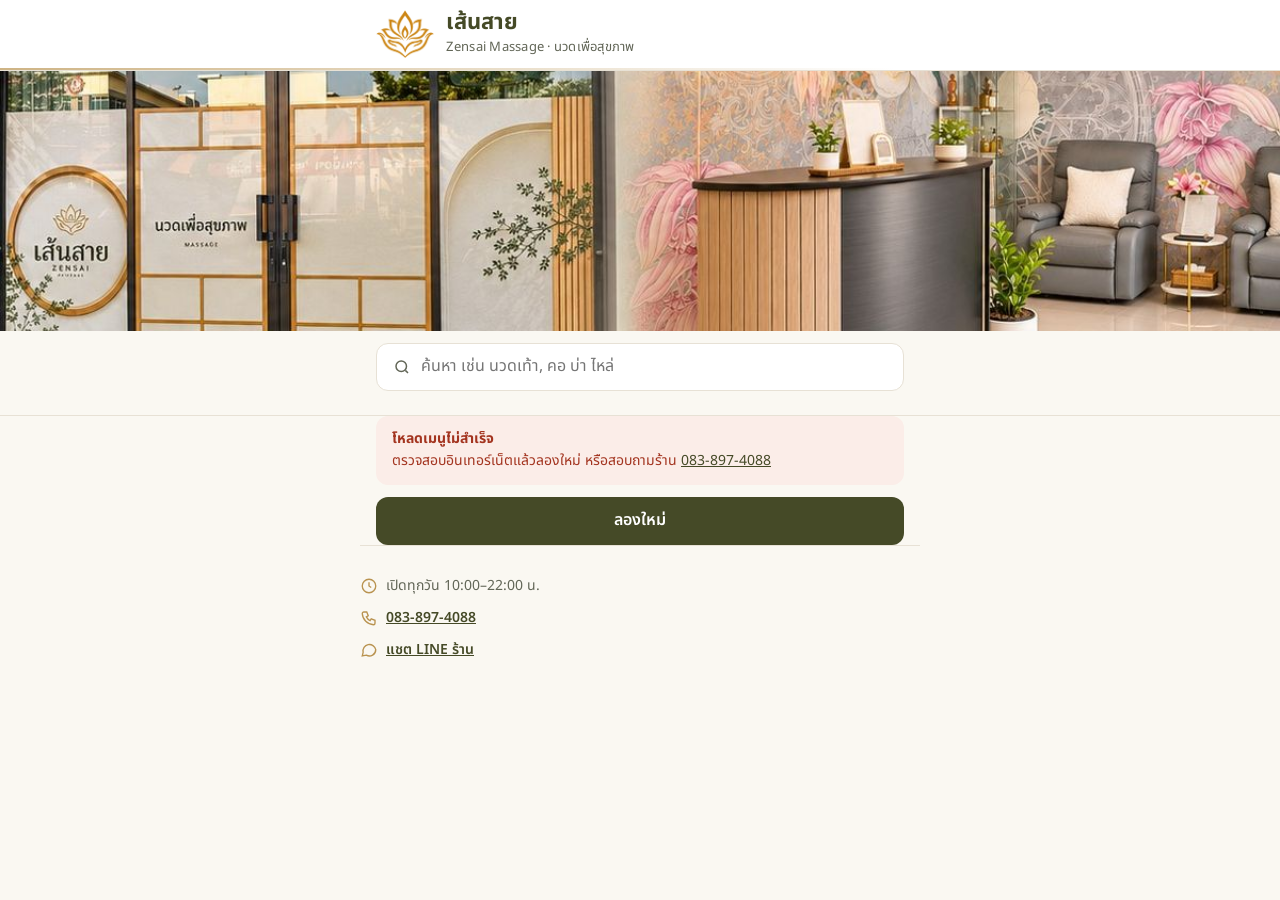
<file: index.html>
<!doctype html>
<html lang="th">
<head>
<meta charset="utf-8">
<meta name="viewport" content="width=device-width, initial-scale=1, viewport-fit=cover">
<title>เมนูและบริการ · เส้นสาย Zensai Massage</title>
<link rel="preconnect" href="https://fonts.googleapis.com">
<link rel="preconnect" href="https://fonts.gstatic.com" crossorigin>
<link href="https://fonts.googleapis.com/css2?family=Noto+Sans+Thai:wght@400;500;600;700&display=swap" rel="stylesheet">
<link rel="stylesheet" href="theme.css">
<script charset="utf-8" src="https://static.line-scdn.net/liff/edge/2/sdk.js"></script>
<style>
  header.top{background:var(--c-bg)}
  .tools{position:sticky;top:0;z-index:5;padding:var(--sp-3) 0 var(--sp-3);border-bottom:1px solid var(--c-line);background:var(--c-bg)}
  .hello{font-size:var(--fs-sm);color:var(--c-text-2);margin-bottom:var(--sp-2)}
  .search{display:flex;align-items:center;gap:var(--sp-2);min-height:var(--tap);padding:0 var(--sp-4);
    background:var(--c-surface);border:1px solid var(--c-line);border-radius:var(--r-md)}
  .search:focus-within{border-color:var(--c-primary);box-shadow:0 0 0 3px var(--c-primary-soft)}
  .search input{border:0;outline:0;flex:1;min-width:0;font-size:var(--fs-md);background:transparent}
  .tabs{display:flex;flex-wrap:wrap;gap:var(--sp-2);margin-top:var(--sp-3)}
  .tab{min-height:40px;padding:0 var(--sp-4);border-radius:var(--r-pill);border:1px solid var(--c-line);
    background:var(--c-surface);color:var(--c-text);font-size:var(--fs-sm);cursor:pointer}
  .tab[aria-selected="true"]{background:var(--c-primary);border-color:var(--c-primary);color:#fff;font-weight:600}

  main{padding-top:var(--sp-4);padding-bottom:var(--sp-6);display:flex;flex-direction:column;gap:var(--sp-3)}
  .promo{display:flex;gap:var(--sp-3);align-items:center;width:100%;text-align:left;cursor:pointer;
    padding:var(--sp-4);border-radius:var(--r-lg);border:0;background:var(--c-primary);color:#fff}
  .promo .lbl{display:inline-block;font-size:var(--fs-xs);border:1px solid var(--c-gold);border-radius:var(--r-pill);padding:0 10px;margin-bottom:4px}
  .promo strong{display:block;font-size:var(--fs-lg)}
  .promo .sub{font-size:var(--fs-sm);opacity:.9}
  .promo .go{flex:none;min-height:44px;padding:0 var(--sp-4);border-radius:var(--r-md);background:#fff;color:var(--c-primary);font-weight:600;display:flex;align-items:center}
  h2.sec{font-size:var(--fs-lg);margin-top:var(--sp-2)}

  .svc{display:flex;gap:var(--sp-3);padding:var(--sp-4);width:100%;text-align:left;cursor:pointer;color:inherit}
  .svc:hover{border-color:#D6CDBB}
  .thumb{width:88px;height:88px;flex:none;border-radius:var(--r-md);object-fit:cover;background:var(--c-muted-bg)}
  .info{flex:1;min-width:0;display:flex;flex-direction:column;gap:var(--sp-1)}
  .title{display:flex;gap:var(--sp-2);align-items:center;flex-wrap:wrap}
  .title strong{font-size:var(--fs-md)}
  .badge{font-size:var(--fs-xs);padding:1px 10px;border-radius:var(--r-pill);background:var(--c-primary-soft);color:var(--c-primary);font-weight:600}
  .desc{font-size:var(--fs-sm);color:var(--c-text-2)}
  .prices{display:flex;gap:var(--sp-2);flex-wrap:wrap;margin-top:2px}
  .prices span{font-size:var(--fs-sm);padding:2px 10px;border-radius:var(--r-sm);background:var(--c-bg);border:1px solid var(--c-line)}
  .prices b{color:var(--c-primary)}
  .empty{text-align:center;color:var(--c-text-2);padding:var(--sp-8) 0}

  .overlay{position:fixed;inset:0;background:rgba(41,45,32,.45);display:none;z-index:20}
  .overlay.open{display:block}
  .sheet{position:fixed;left:0;right:0;bottom:0;z-index:21;background:var(--c-bg);border-radius:20px 20px 0 0;
    max-height:90vh;display:flex;flex-direction:column;transform:translateY(100%);transition:transform .25s ease;max-width:var(--maxw);margin:0 auto}
  .sheet.open{transform:none}
  .sheet .hero{height:200px;flex:none;border-radius:20px 20px 0 0;overflow:hidden;background:var(--c-muted-bg)}
  .sheet .hero img{width:100%;height:100%;object-fit:cover;display:block}
  .sheet .head{display:flex;justify-content:flex-end;padding:var(--sp-3) var(--sp-3) 0}
  .sheet .body{overflow-y:auto;padding:0 var(--sp-4) var(--sp-4);display:flex;flex-direction:column;gap:var(--sp-4)}
  .sheet h3{font-size:var(--fs-xl)}
  .sheet p.d{color:var(--c-text-2)}
  fieldset{border:0;margin:0;padding:0;display:flex;flex-direction:column;gap:var(--sp-2)}
  legend{font-weight:600;margin-bottom:var(--sp-2);padding:0}
  .opt span.n{flex:1}
  .opt strong{color:var(--c-primary)}
  .chips{display:flex;gap:var(--sp-2);flex-wrap:wrap}
  .chip{min-height:44px;padding:0 var(--sp-4);border-radius:var(--r-pill);border:1px solid var(--c-line);background:var(--c-surface);cursor:pointer}
  .chip[aria-pressed="true"]{background:var(--c-primary);border-color:var(--c-primary);color:#fff}
  .pts{display:flex;gap:var(--sp-2);align-items:center;padding:var(--sp-3) var(--sp-4);border-radius:var(--r-md);background:var(--c-surface);border:1px solid var(--c-line);font-size:var(--fs-sm)}
  .pts svg{color:var(--c-gold);flex:none}
  .sheet footer{flex:none;padding:var(--sp-3) var(--sp-4) calc(var(--sp-4) + env(safe-area-inset-bottom));background:var(--c-surface);
    border-top:1px solid var(--c-line);display:flex;align-items:center;gap:var(--sp-3)}
  .sheet footer .sum{flex:1;min-width:0;display:flex;flex-direction:column}
  .sheet footer .sum small{font-size:var(--fs-xs);color:var(--c-text-2)}
  .sheet footer .sum strong{font-size:var(--fs-lg)}
  .sheet footer .btn{min-width:132px;min-height:52px;font-size:var(--fs-lg)}

  .toast{position:fixed;left:50%;bottom:calc(110px + env(safe-area-inset-bottom));transform:translateX(-50%);background:var(--c-text);color:#fff;
    padding:var(--sp-3) var(--sp-4);border-radius:var(--r-md);font-size:var(--fs-sm);z-index:30;display:none;max-width:90vw;text-align:center}
  .toast.show{display:block}
  .close-bn{display:flex;gap:12px;align-items:flex-start;background:var(--c-danger-bg);color:var(--c-danger);border-radius:var(--r-lg);padding:12px 16px;margin:12px auto 0;font-size:var(--fs-sm)}
  .close-bn strong{display:block;font-size:var(--fs-md)}
  .close-bn ul{margin:4px 0 0;padding-left:18px}
</style>
</head>
<body>

<header class="top">
  <div class="brandbar">
    <div class="container">
      <img class="brand-logo" src="logo.png" alt="โลโก้เส้นสาย" onerror="this.remove()">
      <div class="brand-text"><span class="brand-th">เส้นสาย</span><span class="brand-en">Zensai Massage · นวดเพื่อสุขภาพ</span></div>
    </div>
    <div class="brand-line"></div>
  </div>
  <figure class="shop-hero"><img src="shop.jpg" alt="หน้าร้านและเคาน์เตอร์ต้อนรับของร้านเส้นสาย" onerror="this.parentNode.remove()"></figure>
</header>
<div class="container" id="closeWrap" hidden><div class="close-bn" role="status"><div id="closeBanner"></div></div></div>
<div class="tools"><div class="container">
    <h1 class="sr-only">เมนูและบริการ</h1>
    <div class="hello" id="hello" hidden></div>
    <label class="search">
      <svg width="18" height="18" viewBox="0 0 24 24" fill="none" stroke="currentColor" stroke-width="2" aria-hidden="true" style="color:var(--c-text-2)"><circle cx="11" cy="11" r="7"/><path d="M20 20l-3.5-3.5"/></svg>
      <span class="sr-only">ค้นหาบริการ</span>
      <input id="q" type="search" placeholder="ค้นหา เช่น นวดเท้า, คอ บ่า ไหล่" autocomplete="off">
    </label>
    <nav class="tabs" id="tabs" role="tablist" aria-label="หมวดบริการ"></nav>
  </div></div>

<main class="container" id="list" aria-live="polite">
  <div class="skeleton" style="height:120px"></div><div class="skeleton" style="height:120px"></div><div class="skeleton" style="height:120px"></div>
</main>
<footer class="site-footer container" aria-label="ข้อมูลร้าน" style="margin-top:0">
  <div class="row"><svg width="18" height="18" viewBox="0 0 24 24" fill="none" stroke="currentColor" stroke-width="1.8" aria-hidden="true"><circle cx="12" cy="12" r="9"/><path d="M12 7v5l3 2"/></svg><span data-shop="hours">เปิดทุกวัน 10:00–22:00 น.</span></div>
  <div class="row"><svg width="18" height="18" viewBox="0 0 24 24" fill="none" stroke="currentColor" stroke-width="1.8" aria-hidden="true"><path d="M5 4h4l2 5-2.5 1.5a11 11 0 0 0 5 5L15 13l5 2v4a2 2 0 0 1-2 2A16 16 0 0 1 3 6a2 2 0 0 1 2-2"/></svg><a data-shop="phone" href="tel:0838974088">083-897-4088</a></div>
  <div class="row"><svg width="18" height="18" viewBox="0 0 24 24" fill="none" stroke="currentColor" stroke-width="1.8" aria-hidden="true"><path d="M21 11.5a8.5 8.5 0 0 1-12.6 7.4L3 20l1.2-4.9A8.5 8.5 0 1 1 21 11.5z"/></svg><a data-shop="line" href="https://lin.ee/VCzZf3y">แชต LINE ร้าน</a></div>
</footer>

<div class="overlay" id="overlay"></div>
<section class="sheet" id="sheet" role="dialog" aria-modal="true" aria-labelledby="sTitle" hidden>
  <div class="hero" id="sHero" hidden><div id="sMedia" style="height:100%"></div></div>
  <div class="head">
    <button class="icon-btn" id="sClose" aria-label="ปิด">
      <svg width="20" height="20" viewBox="0 0 24 24" fill="none" stroke="currentColor" stroke-width="2" aria-hidden="true"><path d="M6 6l12 12M18 6L6 18"/></svg>
    </button>
  </div>
  <div class="body">
    <div>
      <h3 id="sTitle"></h3>
      <p class="d" id="sDesc"></p>
    </div>
    <fieldset id="sDur"><legend>เลือกระยะเวลา</legend></fieldset>
    <fieldset id="sOptWrap" hidden><legend id="sOptTitle">ตัวเลือก</legend><div class="chips" id="sOpt"></div></fieldset>
    <div class="pts" id="sPtsRow">
      <svg width="20" height="20" viewBox="0 0 24 24" fill="none" stroke="currentColor" stroke-width="1.8" aria-hidden="true"><circle cx="12" cy="12" r="9"/><path d="M12 7v10M7 12h10"/></svg>
      <span>รับ <strong id="sPts">0</strong> แต้ม หลังใช้บริการ</span>
    </div>
  </div>
  <footer>
    <div class="sum"><small id="sSumLabel"></small><strong id="sSumPrice"></strong></div>
    <button class="btn btn-primary" id="sBook">จองคิว</button>
  </footer>
</section>

<div class="toast" id="toast" role="status"></div>

<script>
/* แถบแจ้งร้านปิด (แท็บ วันปิดร้าน): แสดงระหว่างปิด และล่วงหน้าตาม closureNoticeDays ในแท็บ ตั้งค่า */
function renderClosureBanner(list, noticeDays){
  const wrap = document.getElementById('closeWrap'); if (!wrap) return;
  const p2 = n => String(n).padStart(2, '0'), now = new Date();
  const today = now.getFullYear() + '-' + p2(now.getMonth() + 1) + '-' + p2(now.getDate());
  const days = Number.isFinite(Number(noticeDays)) && noticeDays !== '' && noticeDays !== undefined ? Number(noticeDays) : 7;
  const toD = iso => { const [y, m, d] = iso.split('-').map(Number); return new Date(y, m - 1, d); };
  const until = iso => Math.round((toD(iso) - toD(today)) / 86400000);
  const fmt = iso => new Intl.DateTimeFormat('th-TH', { day: 'numeric', month: 'short' }).format(toD(iso));
  const e = s => String(s ?? '').replace(/[&<>"']/g, c => ({'&':'&amp;','<':'&lt;','>':'&gt;','"':'&quot;',"'":'&#39;'}[c]));
  const show = (Array.isArray(list) ? list : []).filter(c => c && c.start && c.end >= today && until(c.start) <= days);
  if (!show.length){ wrap.hidden = true; return; }
  const nowClosed = show.some(c => c.start <= today);
  const nDays = c => Math.round((toD(c.end) - toD(c.start)) / 86400000) + 1;
  const head = nowClosed ? 'วันนี้ร้านหยุด' : show.length === 1 ? `ร้านหยุด ${nDays(show[0])} วัน` : 'แจ้งวันหยุดร้าน';
  document.getElementById('closeBanner').innerHTML = `<strong>${head}</strong><ul>${show.map(c =>
    `<li>${c.start === c.end ? fmt(c.start) : fmt(c.start) + ' – ' + fmt(c.end)}${c.message ? ' · ' + e(c.message) : ''}</li>`).join('')}</ul>`;
  wrap.hidden = false;
}
</script>
<script>
/* ================== ตั้งค่า ================== */
const CONFIG = {
  LIFF_ID: '2012242488-9FyrgqQd',      // จาก LINE Developers > LIFF
  GAS_URL: 'https://script.google.com/macros/s/AKfycbzGYGDZ9U1p-C6fhe0xOBfk2Kd2uC1qpuZTYIqtyW0Fg2zHU_-hNtagqy3VfTC_7IYmIg/exec',
  BOOKING_URL: 'https://liff.line.me/2012242488-OK0d3lhO/',  // หน้าจองคิว (ว่าง = ส่งข้อความจองเข้าแชตแทน)
};
// ราคา/บริการ: ชีต Price · อัตราแต้ม เบอร์ LINE เวลาเปิด: แท็บ ตั้งค่า (อ่านผ่าน Apps Script)
let SETTINGS = { pointsPer100: 0, phone: '083-897-4088', lineUrl: 'https://lin.ee/VCzZf3y', openTime: '10:00', closeTime: '22:00' };

/* ================== state ================== */
let SERVICES = [];   // [{id,category,name,desc,image,badge,optTitle,options[],sort,durations:[{min,price}]}]
let currentCat = 'ทั้งหมด';
let current = null, chosenDur = null, chosenOpt = null;
const $ = id => document.getElementById(id);
const esc = s => String(s ?? '').replace(/[&<>"']/g, c => ({'&':'&amp;','<':'&lt;','>':'&gt;','"':'&quot;',"'":'&#39;'}[c]));
const baht = n => n > 0 ? '฿' + Number(n).toLocaleString('th-TH') : 'สอบถามราคา';
const points = price => Math.floor((price || 0) / 100) * (Number(SETTINGS.pointsPer100) || 0);
const CACHE_KEY = 'zensai_catalog_v1';

/* ================== โหลดเมนูจาก Apps Script (ชีต Price + ตั้งค่า) ================== */
function applyCatalog(c){
  SETTINGS = Object.assign(SETTINGS, c.settings || {});
  renderClosureBanner(c.closures, SETTINGS.closureNoticeDays);
  SERVICES = (c.services || []).map(s => ({
    id: s.id, category: s.category, name: s.name, desc: s.description, image: s.image, badge: s.badge,
    optTitle: s.optionsTitle, options: s.options || [], sort: s.sort, durations: s.durations || []
  }));
  applyShopInfo();
}
function applyShopInfo(){
  document.querySelectorAll('[data-shop="hours"]').forEach(el => el.textContent = `เปิดทุกวัน ${SETTINGS.openTime}–${SETTINGS.closeTime} น.`);
  document.querySelectorAll('[data-shop="phone"]').forEach(el => { el.textContent = SETTINGS.phone; el.href = 'tel:' + String(SETTINGS.phone).replace(/\D/g, ''); });
  document.querySelectorAll('[data-shop="line"]').forEach(el => el.href = SETTINGS.lineUrl);
}
async function fetchCatalog(){
  const r = await fetch(CONFIG.GAS_URL, { method: 'POST', headers: { 'Content-Type': 'text/plain;charset=utf-8' }, body: JSON.stringify({ action: 'catalog' }) });
  const c = await r.json();
  if (!c.success) throw new Error(c.error || 'โหลดเมนูไม่สำเร็จ');
  return c;
}
// เปิดเร็ว: แสดงเมนูที่จำไว้ก่อน แล้วอัปเดตจากชีตทันทีที่โหลดเสร็จ
async function loadData(){
  let cached = null;
  try{ cached = JSON.parse(localStorage.getItem(CACHE_KEY) || 'null'); }catch(e){}
  if (cached){ applyCatalog(cached); }
  const fresh = fetchCatalog().then(c => {
    applyCatalog(c);
    try{ localStorage.setItem(CACHE_KEY, JSON.stringify(c)); }catch(e){}
    return true;
  });
  if (cached){
    fresh.then(() => { renderTabs(); renderList(); }).catch(e => console.warn('ใช้เมนูที่จำไว้:', e));
    return;
  }
  try{ await fresh; }
  catch(e){
    console.warn(e);
    $('list').innerHTML = `<div class="alert alert-error" role="alert"><div><strong>โหลดเมนูไม่สำเร็จ</strong><br>
      ตรวจสอบอินเทอร์เน็ตแล้วลองใหม่ หรือสอบถามร้าน <a data-shop="phone" href="tel:0838974088">083-897-4088</a></div></div>
      <button class="btn btn-primary btn-block" onclick="location.reload()">ลองใหม่</button>`;
    throw e;
  }
}

/* ================== render ================== */
function renderTabs(){
  const cats = ['ทั้งหมด', ...new Set(SERVICES.map(s=>s.category).filter(Boolean))];
  $('tabs').innerHTML = cats.map(c=>`<button class="tab" role="tab" aria-selected="${c===currentCat}" data-cat="${esc(c)}">${esc(c)}</button>`).join('');
}

function priceChips(s){ return s.durations.map(d=>`<span>${d.min} นาที · <b>${d.price>0?baht(d.price):'สอบถาม'}</b></span>`).join(''); }
function thumb(s){ return s.image ? `<img class="thumb" src="${esc(s.image)}" alt="" loading="lazy">` : ''; }

function renderList(){
  const q = $('q').value.trim().toLowerCase();
  const items = SERVICES.filter(s =>
    (currentCat==='ทั้งหมด' || s.category===currentCat) &&
    (!q || (s.name+' '+s.desc+' '+s.category).toLowerCase().includes(q)));
  const promo = (currentCat==='ทั้งหมด' && !q) ? SERVICES.find(s=>s.badge==='โปร') : null;
  let html = '';
  if(promo){
    const d = promo.durations[0] || {min:0,price:0};
    html += `<button class="promo" data-id="${esc(promo.id)}">
      <div style="flex:1;min-width:0"><span class="lbl">โปรโมชั่น</span><strong>${esc(promo.name)}</strong>
      <span class="sub">${d.min} นาที · ${baht(d.price)}${points(d.price)>0?` · ได้ ${points(d.price)} แต้ม`:''}</span></div>
      <span class="go">ดูเลย</span></button>`;
  }
  const rest = items.filter(s=>s!==promo);
  if(rest.length) html += `<h2 class="sec">${currentCat==='ทั้งหมด'?'บริการทั้งหมด':esc(currentCat)}</h2>`;
  html += rest.map(s=>`<button class="card svc" data-id="${esc(s.id)}">
      ${thumb(s)}
      <div class="info">
        <div class="title"><strong>${esc(s.name)}</strong>${s.badge?`<span class="badge">${esc(s.badge)}</span>`:''}</div>
        ${s.desc?`<span class="desc">${esc(s.desc)}</span>`:''}
        <div class="prices">${priceChips(s)}</div>
      </div></button>`).join('');
  if(!items.length && !promo) html = `<div class="empty">ไม่พบบริการที่ค้นหา</div>`;
  $('list').innerHTML = html;
}

/* ================== detail sheet ================== */
function openSheet(id){
  current = SERVICES.find(s=>s.id===id); if(!current) return;
  chosenDur = current.durations[0] || null;
  chosenOpt = current.options[0] || null;
  $('sTitle').textContent = current.name;
  $('sDesc').textContent = current.desc || '';
  $('sMedia').innerHTML = current.image ? `<img src="${esc(current.image)}" alt="">` : '';
  $('sHero').hidden = !current.image;
  $('sDur').innerHTML = '<legend>เลือกระยะเวลา</legend>' + current.durations.map((d,i)=>`
    <label class="choice opt"><input type="radio" name="dur" value="${i}" ${i===0?'checked':''}><span class="tick"><svg width="14" height="14" viewBox="0 0 24 24" fill="none" stroke="currentColor" stroke-width="3" aria-hidden="true"><path d="M5 13l4 4L19 7"/></svg></span>
    <span class="n">${d.min} นาที</span><strong>${d.price>0?baht(d.price):'สอบถามราคา'}</strong></label>`).join('');
  $('sOptWrap').hidden = !current.options.length;
  $('sOptTitle').textContent = current.optTitle || 'ตัวเลือก';
  $('sOpt').innerHTML = current.options.map((o,i)=>`<button type="button" class="chip" aria-pressed="${i===0}" data-opt="${esc(o)}">${esc(o)}</button>`).join('');
  updateSummary();
  const sheet = $('sheet');
  sheet.hidden = false; $('overlay').classList.add('open');
  requestAnimationFrame(()=>sheet.classList.add('open'));
  $('sClose').focus();
  document.body.style.overflow='hidden';
}
function closeSheet(){
  const sheet = $('sheet');
  sheet.classList.remove('open'); $('overlay').classList.remove('open');
  document.body.style.overflow='';
  setTimeout(()=>{ sheet.hidden = true; }, 250);
}
function updateSummary(){
  if(!chosenDur) return;
  $('sSumLabel').textContent = `${chosenDur.min} นาที` + (chosenOpt ? ` · ${chosenOpt}` : '');
  $('sSumPrice').textContent = baht(chosenDur.price);
  $('sPts').textContent = points(chosenDur.price);
  $('sPtsRow').hidden = points(chosenDur.price) <= 0;
}

/* ================== จองคิว ================== */
async function book(){
  if(!current || !chosenDur) return;
  const p = new URLSearchParams({service: current.id, svc_name: current.name, dur: chosenDur.min, price: chosenDur.price});
  if(chosenOpt) p.set('opt', chosenOpt);
  if(CONFIG.BOOKING_URL){
    location.href = CONFIG.BOOKING_URL + (CONFIG.BOOKING_URL.includes('?')?'&':'?') + p;
    return;
  }
  const text = `ขอจองคิว: ${current.name} ${chosenDur.min} นาที` + (chosenOpt?` (${chosenOpt})`:'') + ` · ${baht(chosenDur.price)}`;
  if(window.liff && liffReady && liff.isInClient()){
    const btn = $('sBook'); btn.disabled = true;
    try{
      await liff.sendMessages([{type:'text', text}]);
      liff.closeWindow();
    }catch(e){ toast('ส่งข้อความไม่สำเร็จ กรุณาลองใหม่'); btn.disabled = false; }
  }else{
    toast('(โหมดทดสอบ) จะส่งข้อความ: ' + text);
  }
}

/* ================== misc ================== */
let toastTimer;
function toast(msg){ const t=$('toast'); t.textContent=msg; t.classList.add('show'); clearTimeout(toastTimer); toastTimer=setTimeout(()=>t.classList.remove('show'),3000); }

$('tabs').addEventListener('click', e=>{ const b=e.target.closest('.tab'); if(!b) return; currentCat=b.dataset.cat; renderTabs(); renderList(); });
$('q').addEventListener('input', renderList);
$('list').addEventListener('click', e=>{ const b=e.target.closest('[data-id]'); if(b) openSheet(b.dataset.id); });
$('sDur').addEventListener('change', e=>{ chosenDur = current.durations[Number(e.target.value)]; updateSummary(); });
$('sOpt').addEventListener('click', e=>{ const b=e.target.closest('.chip'); if(!b) return;
  chosenOpt=b.dataset.opt; $('sOpt').querySelectorAll('.chip').forEach(c=>c.setAttribute('aria-pressed', c===b)); updateSummary(); });
$('sClose').addEventListener('click', closeSheet);
$('overlay').addEventListener('click', closeSheet);
$('sheet').addEventListener('keydown', e=>{ if(e.key==='Escape') closeSheet(); });
$('sBook').addEventListener('click', book);

let liffReady = false;
async function initLiff(){
  if(!window.liff || !CONFIG.LIFF_ID || CONFIG.LIFF_ID==='YOUR_LIFF_ID') return;
  try{
    await liff.init({ liffId: CONFIG.LIFF_ID });
    liffReady = true;
    if(liff.isLoggedIn()){
      const prof = await liff.getProfile();
      const h=$('hello'); h.textContent = `สวัสดีค่ะ คุณ${prof.displayName} เลือกบริการที่ต้องการได้เลย`; h.hidden=false;
    }
  }catch(e){ console.warn('LIFF init failed', e); }
}

(async function start(){
  try{ await Promise.all([initLiff(), loadData()]); }catch(e){ return; }
  const qs = new URLSearchParams(location.search);
  if(qs.get('cat')) currentCat = qs.get('cat');      // เปิดตรงหมวด: ?cat=นวดเท้า
  renderTabs(); renderList();
  if(qs.get('service')) openSheet(qs.get('service')); // เปิดตรงบริการ: ?service=oil
})();
</script>
</body>
</html>
</file>
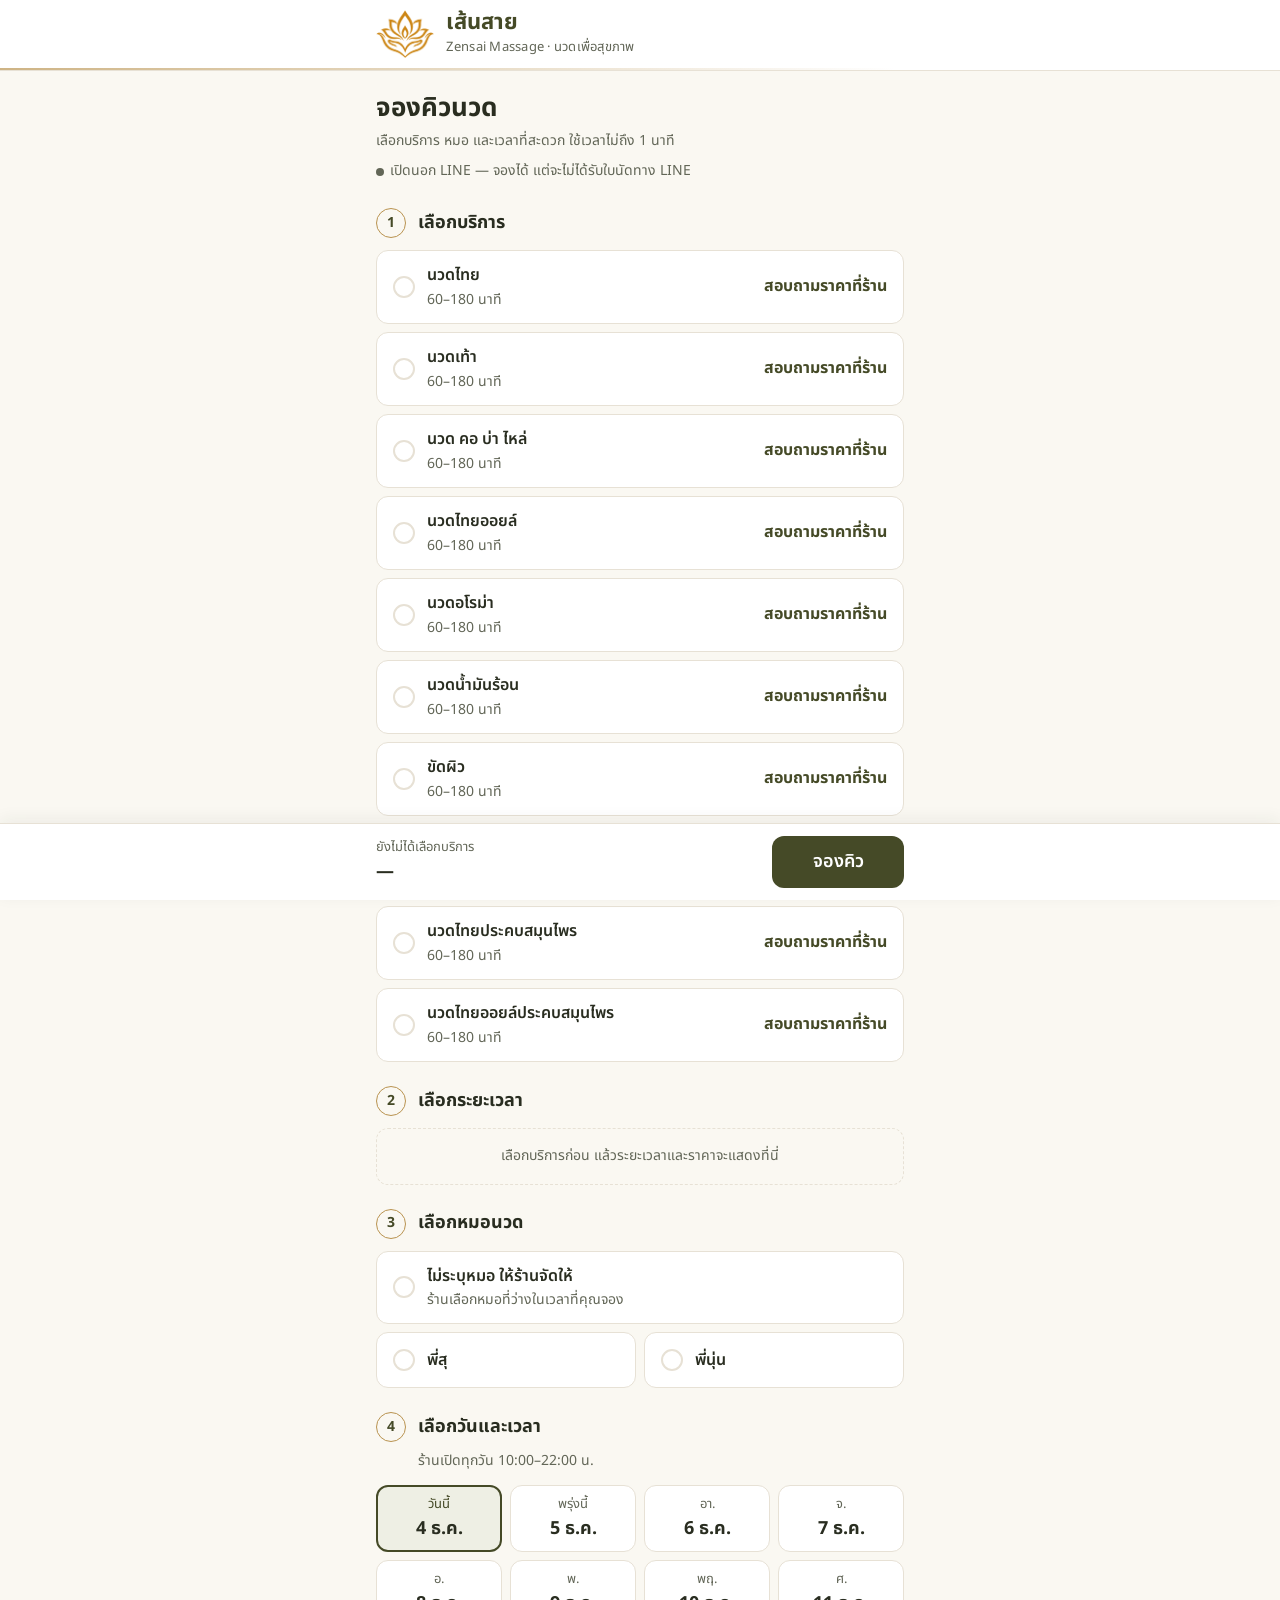
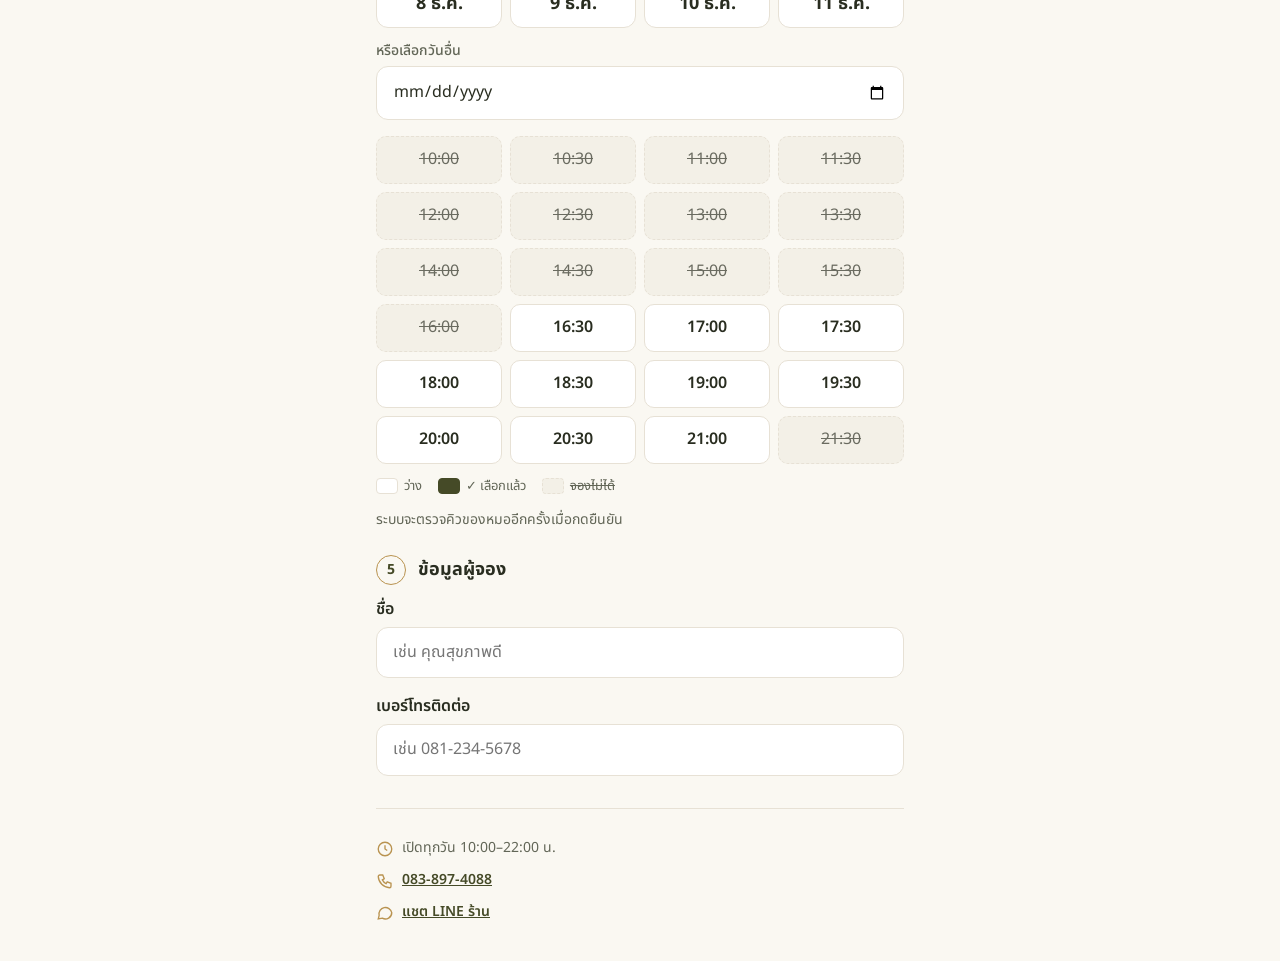
<file: booking.html>
<!DOCTYPE html>
<html lang="th">
<head>
<meta charset="UTF-8">
<meta name="viewport" content="width=device-width, initial-scale=1">
<title>จองคิว · เส้นสาย Zensai Massage</title>
<link rel="preconnect" href="https://fonts.googleapis.com">
<link rel="preconnect" href="https://fonts.gstatic.com" crossorigin>
<link href="https://fonts.googleapis.com/css2?family=Noto+Sans+Thai:wght@400;500;600;700&display=swap" rel="stylesheet">
<link rel="stylesheet" href="theme.css">
<script charset="utf-8" src="https://static.line-scdn.net/liff/edge/2/sdk.js"></script>
<style>
  main{padding-bottom:140px}
  .status-line{display:inline-flex;align-items:center;gap:6px;margin-top:var(--sp-2);font-size:var(--fs-sm);color:var(--c-text-2)}
  .status-line.ok{color:var(--c-success)}
  .status-line .dot{width:8px;height:8px;border-radius:50%;background:currentColor}

  .step{margin-top:var(--sp-6)}
  .step-head{display:flex;align-items:center;gap:var(--sp-3);margin-bottom:var(--sp-3)}
  .step-no{flex:none;width:30px;height:30px;border-radius:50%;border:1.5px solid var(--c-gold);color:var(--c-primary);
    display:flex;align-items:center;justify-content:center;font-weight:700;font-size:var(--fs-sm)}
  .step-head h2{font-size:var(--fs-lg)}
  .step-hint{font-size:var(--fs-sm);color:var(--c-text-2);margin:-4px 0 var(--sp-3) 42px}
  .stack{display:flex;flex-direction:column;gap:var(--sp-2)}
  .grid2{display:grid;grid-template-columns:repeat(2,minmax(0,1fr));gap:var(--sp-2)}
  .grid4{display:grid;grid-template-columns:repeat(4,minmax(0,1fr));gap:var(--sp-2)}
  @media (min-width:480px){ .grid-dates{grid-template-columns:repeat(4,minmax(0,1fr))} }

  .choice .body{flex:1;min-width:0;display:flex;flex-direction:column}
  .choice .name{font-weight:600}
  .choice .meta{font-size:var(--fs-sm);color:var(--c-text-2)}
  .choice .price{font-weight:700;color:var(--c-primary);white-space:nowrap}
  /* โปรโมชั่น */
  .promo-bn{display:flex;gap:var(--sp-3);align-items:flex-start;background:var(--c-primary);color:#fff;border-radius:var(--r-lg);padding:var(--sp-3) var(--sp-4);margin-bottom:var(--sp-4)}
  .promo-bn .tag{flex:none;font-size:var(--fs-xs);border:1px solid var(--c-gold);border-radius:var(--r-pill);padding:0 10px;margin-top:2px}
  .promo-bn strong{display:block}
  .promo-bn small{display:block;opacity:.85;font-size:var(--fs-sm)}
  .promo-bn.off{background:var(--c-muted-bg);color:var(--c-text)}
  .close-bn{display:flex;gap:var(--sp-3);align-items:flex-start;background:var(--c-danger-bg);color:var(--c-danger);border-radius:var(--r-lg);padding:var(--sp-3) var(--sp-4);margin-bottom:var(--sp-4);font-size:var(--fs-sm)}
  .close-bn strong{display:block;font-size:var(--fs-md)}
  .close-bn ul{margin:4px 0 0;padding-left:18px}
  .date-chip:has(input:disabled){background:var(--c-muted-bg);border-style:dashed;cursor:not-allowed}
  .date-chip:has(input:disabled) .d1{color:var(--c-danger);font-weight:700}
  .date-chip:has(input:disabled) .d2{color:#6A6B60;text-decoration:line-through;font-weight:400}
  .total s{color:var(--c-text-2);font-weight:400;margin-right:6px}
  .choice.compact{flex-direction:column;align-items:flex-start;gap:2px;min-height:64px}
  .choice.compact .tick{position:absolute;top:10px;right:10px;width:20px;height:20px}

  /* วันที่ */
  .date-chip{flex-direction:column;align-items:center;justify-content:center;gap:0;min-height:64px;padding:var(--sp-2);text-align:center}
  .date-chip .d1{font-size:var(--fs-xs);color:var(--c-text-2)}
  .date-chip .d2{font-weight:700;font-size:var(--fs-lg);white-space:nowrap}
  .date-chip .pm{font-size:10px;line-height:1;color:#fff;background:var(--c-gold);border-radius:var(--r-pill);padding:2px 6px;margin-top:2px}
  .slot.ps{border-color:var(--c-gold)}
  .date-chip:has(input:checked){padding:calc(var(--sp-2) - 1px)}
  .date-chip:has(input:checked) .d1{color:var(--c-primary)}
  .other-date{margin-top:var(--sp-3)}

  /* ช่องเวลา: ว่าง / เลือก / จองไม่ได้ ต่างกันทั้งสี เส้น และสัญลักษณ์ */
  .slot{position:relative;min-height:var(--tap);display:flex;align-items:center;justify-content:center;gap:4px;
    border:1px solid var(--c-line);border-radius:var(--r-sm);background:var(--c-surface);font-weight:600;cursor:pointer;font-size:var(--fs-md)}
  .slot input{position:absolute;opacity:0;pointer-events:none}
  .slot .ck{display:none}
  .slot:has(input:checked){background:var(--c-primary);border-color:var(--c-primary);color:#fff}
  .slot:has(input:checked) .ck{display:inline}
  .slot:has(input:focus-visible){outline:3px solid var(--c-gold);outline-offset:2px}
  .slot:has(input:disabled){background:var(--c-muted-bg);border-style:dashed;color:#6A6B60;cursor:not-allowed;text-decoration:line-through;font-weight:400}
  .legend{display:flex;flex-wrap:wrap;gap:var(--sp-4);margin-top:var(--sp-3);font-size:var(--fs-xs);color:var(--c-text-2)}
  .legend span{display:inline-flex;align-items:center;gap:6px}
  .sw{width:22px;height:16px;border-radius:4px;border:1px solid var(--c-line);background:var(--c-surface)}
  .sw.sel{background:var(--c-primary);border-color:var(--c-primary)}
  .sw.off{background:var(--c-muted-bg);border-style:dashed}
  .empty-box{padding:var(--sp-4);text-align:center;color:var(--c-text-2);font-size:var(--fs-sm);border:1px dashed var(--c-line);border-radius:var(--r-md)}

  /* แถบล่าง */
  .bottombar{position:fixed;left:0;right:0;bottom:0;z-index:20;background:var(--c-surface);border-top:1px solid var(--c-line);
    box-shadow:0 -4px 16px rgba(41,45,32,.06);padding:var(--sp-3) 0 calc(var(--sp-3) + env(safe-area-inset-bottom))}
  .bottombar .container{display:flex;align-items:center;gap:var(--sp-3)}
  .bb-sum{flex:1;min-width:0;display:flex;flex-direction:column}
  .bb-sum small{font-size:var(--fs-xs);color:var(--c-text-2);white-space:nowrap;overflow:hidden;text-overflow:ellipsis}
  .bb-sum strong{font-size:var(--fs-lg)}
  .bottombar .btn{min-width:132px;min-height:52px;font-size:var(--fs-lg)}

  /* หน้าต่าง */
  .overlay{position:fixed;inset:0;z-index:40;background:rgba(41,45,32,.45);display:flex;align-items:flex-end;justify-content:center}
  .sheet{width:100%;max-width:var(--maxw);max-height:92vh;overflow-y:auto;background:var(--c-bg);border-radius:20px 20px 0 0;
    padding:var(--sp-5) var(--sp-4) calc(var(--sp-5) + env(safe-area-inset-bottom))}
  @media (min-width:640px){ .overlay{align-items:center} .sheet{border-radius:20px} }
  .sheet-head{display:flex;align-items:center;justify-content:space-between;margin-bottom:var(--sp-4)}
  .sheet-head h2{font-size:var(--fs-xl)}
  .summary{padding:var(--sp-2) var(--sp-4)}
  .summary .row{display:flex;justify-content:space-between;gap:var(--sp-4);padding:var(--sp-3) 0;border-bottom:1px solid var(--c-line)}
  .summary .row:last-child{border-bottom:0}
  .summary .k{color:var(--c-text-2);flex:none}
  .summary .v{font-weight:600;text-align:right;min-width:0;overflow-wrap:anywhere}
  .summary .total .v{font-size:var(--fs-xl);color:var(--c-primary)}
  .note{font-size:var(--fs-sm);color:var(--c-text-2);margin-top:var(--sp-3)}
  .sheet .actions{display:flex;flex-direction:column;gap:var(--sp-2);margin-top:var(--sp-5)}
  .slots-list{list-style:none;margin:var(--sp-3) 0 0;padding:0;display:flex;flex-direction:column;gap:var(--sp-2)}
  .slots-list li{padding:var(--sp-2) var(--sp-3);border:1px dashed var(--c-line);border-radius:var(--r-sm);background:var(--c-muted-bg);text-align:center;font-weight:600}

  /* สำเร็จ */
  .done{margin-top:var(--sp-6);padding:var(--sp-6) var(--sp-4);text-align:center}
  .done .ok-icon{width:64px;height:64px;margin:0 auto var(--sp-3);border-radius:50%;border:2px solid var(--c-gold);
    display:flex;align-items:center;justify-content:center;color:var(--c-primary)}
  .done h2{font-size:var(--fs-2xl)}
  .ref{display:inline-block;margin:var(--sp-3) 0 var(--sp-4);padding:var(--sp-2) var(--sp-5);border-radius:var(--r-md);
    background:var(--c-primary-soft);color:var(--c-primary);font-size:var(--fs-2xl);font-weight:700;letter-spacing:.04em}
  .done .summary{text-align:left;border:1px solid var(--c-line);border-radius:var(--r-md);margin-bottom:var(--sp-4)}
</style>
</head>
<body>

<header class="brandbar">
  <div class="container">
    <img class="brand-logo" src="logo.png" alt="โลโก้เส้นสาย" onerror="this.remove()">
    <div class="brand-text">
      <span class="brand-th">เส้นสาย</span>
      <span class="brand-en">Zensai Massage · นวดเพื่อสุขภาพ</span>
    </div>
  </div>
  <div class="brand-line"></div>
</header>

<main class="container" id="main">
  <h1 class="page-title">จองคิวนวด</h1>
  <p class="page-sub">เลือกบริการ หมอ และเวลาที่สะดวก ใช้เวลาไม่ถึง 1 นาที</p>
  <div id="lineStatus" class="status-line" role="status"><span class="dot"></span><span>กำลังเชื่อมต่อ LINE...</span></div>

  <div id="closeBanner" class="close-bn" hidden role="status"></div>
  <div id="promoBanner" class="promo-bn" hidden role="status"></div>

  <form id="bookingForm" novalidate>
    <!-- 1 บริการ -->
    <section class="step" aria-labelledby="h-svc">
      <div class="step-head"><span class="step-no">1</span><h2 id="h-svc">เลือกบริการ</h2></div>
      <div class="stack" id="svcList" role="radiogroup" aria-labelledby="h-svc">
        <div class="skeleton" style="height:64px"></div><div class="skeleton" style="height:64px"></div><div class="skeleton" style="height:64px"></div>
      </div>
      <p class="err" data-err="service" hidden>กรุณาเลือกบริการ</p>
    </section>

    <!-- 2 ระยะเวลา -->
    <section class="step" aria-labelledby="h-dur">
      <div class="step-head"><span class="step-no">2</span><h2 id="h-dur">เลือกระยะเวลา</h2></div>
      <div class="grid2" id="durList" role="radiogroup" aria-labelledby="h-dur"></div>
      <p class="empty-box" id="durEmpty">เลือกบริการก่อน แล้วระยะเวลาและราคาจะแสดงที่นี่</p>
      <p class="err" data-err="duration" hidden>กรุณาเลือกระยะเวลา</p>
    </section>

    <!-- 3 หมอ -->
    <section class="step" aria-labelledby="h-doc">
      <div class="step-head"><span class="step-no">3</span><h2 id="h-doc">เลือกหมอนวด</h2></div>
      <div class="grid2" id="docList" role="radiogroup" aria-labelledby="h-doc"></div>
      <p class="note" id="docOffNote" hidden></p>
      <p class="err" data-err="doctor" hidden>กรุณาเลือกหมอนวด</p>
    </section>

    <!-- 4 วันและเวลา -->
    <section class="step" aria-labelledby="h-time">
      <div class="step-head"><span class="step-no">4</span><h2 id="h-time">เลือกวันและเวลา</h2></div>
      <p class="step-hint" id="hoursHint">ร้านเปิดทุกวัน 10:00–22:00 น.</p>
      <div class="grid4 grid-dates" id="dateList" role="radiogroup" aria-label="วันที่"></div>
      <div class="field other-date">
        <label for="otherDate" style="font-weight:500;font-size:var(--fs-sm);color:var(--c-text-2)">หรือเลือกวันอื่น</label>
        <input class="input" type="date" id="otherDate">
      </div>
      <h3 class="sr-only" id="h-slot">เวลาเริ่ม</h3>
      <div class="grid4" id="slotList" role="radiogroup" aria-labelledby="h-slot" style="margin-top:var(--sp-4)"></div>
      <p class="empty-box" id="slotEmpty" hidden></p>
      <div class="legend" aria-hidden="true">
        <span><i class="sw"></i>ว่าง</span>
        <span><i class="sw sel"></i>✓ เลือกแล้ว</span>
        <span><i class="sw off"></i><s>จองไม่ได้</s></span>
      </div>
      <p class="note" id="slotNote">เวลาที่แสดงเป็นช่วงเวลาทำการ ระบบจะตรวจคิวของหมออีกครั้งเมื่อกดยืนยัน</p>
      <p class="err" data-err="time" hidden>กรุณาเลือกเวลาเริ่ม</p>
    </section>

    <!-- 5 ผู้จอง -->
    <section class="step" aria-labelledby="h-me">
      <div class="step-head"><span class="step-no">5</span><h2 id="h-me">ข้อมูลผู้จอง</h2></div>
      <div class="stack" style="gap:var(--sp-4)">
        <div class="field">
          <label for="customerName">ชื่อ</label>
          <input class="input" type="text" id="customerName" placeholder="เช่น คุณสุขภาพดี" autocomplete="name" maxlength="60">
          <p class="err" data-err="customerName" hidden>กรุณากรอกชื่ออย่างน้อย 2 ตัวอักษร</p>
        </div>
        <div class="field">
          <label for="customerPhone">เบอร์โทรติดต่อ</label>
          <input class="input" type="tel" id="customerPhone" placeholder="เช่น 081-234-5678" inputmode="tel" autocomplete="tel" maxlength="14">
          <p class="err" data-err="customerPhone" hidden>กรุณากรอกเบอร์มือถือ 10 หลัก หรือเบอร์บ้าน 9 หลัก เช่น 0812345678</p>
        </div>
      </div>
    </section>
  </form>

  <footer class="site-footer" aria-label="ข้อมูลร้าน">
    <div class="row"><svg width="18" height="18" viewBox="0 0 24 24" fill="none" stroke="currentColor" stroke-width="1.8" aria-hidden="true"><circle cx="12" cy="12" r="9"/><path d="M12 7v5l3 2"/></svg><span data-shop="hours">เปิดทุกวัน 10:00–22:00 น.</span></div>
    <div class="row"><svg width="18" height="18" viewBox="0 0 24 24" fill="none" stroke="currentColor" stroke-width="1.8" aria-hidden="true"><path d="M5 4h4l2 5-2.5 1.5a11 11 0 0 0 5 5L15 13l5 2v4a2 2 0 0 1-2 2A16 16 0 0 1 3 6a2 2 0 0 1 2-2"/></svg><a data-shop="phone" href="tel:0838974088">083-897-4088</a></div>
    <div class="row"><svg width="18" height="18" viewBox="0 0 24 24" fill="none" stroke="currentColor" stroke-width="1.8" aria-hidden="true"><path d="M21 11.5a8.5 8.5 0 0 1-12.6 7.4L3 20l1.2-4.9A8.5 8.5 0 1 1 21 11.5z"/></svg><a data-shop="line" href="https://lin.ee/VCzZf3y">แชต LINE ร้าน</a></div>
  </footer>
</main>

<!-- สำเร็จ -->
<section class="container" id="doneView" hidden>
  <div class="card done" role="status" aria-live="polite">
    <div class="ok-icon"><svg width="32" height="32" viewBox="0 0 24 24" fill="none" stroke="currentColor" stroke-width="2.2" aria-hidden="true"><path d="M5 13l4 4L19 7"/></svg></div>
    <h2>จองคิวสำเร็จ</h2>
    <p class="page-sub">เลขอ้างอิงการจอง</p>
    <div class="ref" id="doneRef">BK-000000</div>
    <div class="summary" id="doneSummary"></div>
    <p class="note" style="margin-bottom:var(--sp-4)"><span id="doneLineNote">ร้านส่งใบนัดเข้าแชต LINE แล้ว</span> หากต้องการเลื่อนหรือยกเลิก กรุณาแจ้งร้านทาง LINE หรือโทร <a data-shop="phone" href="tel:0838974088" style="white-space:nowrap">083-897-4088</a></p>
    <div class="stack">
      <button class="btn btn-primary btn-block" id="doneClose">เสร็จสิ้น</button>
      <a class="btn btn-secondary btn-block" data-shop="line" href="https://lin.ee/VCzZf3y">ติดต่อร้านทาง LINE</a>
    </div>
  </div>
</section>

<!-- แถบล่าง -->
<div class="bottombar" id="bottombar">
  <div class="container">
    <div class="bb-sum" aria-live="polite"><small id="bbLabel">ยังไม่ได้เลือกบริการ</small><strong id="bbPrice">—</strong></div>
    <button class="btn btn-primary" id="bookBtn" type="button">จองคิว</button>
  </div>
</div>

<!-- ตรวจสอบก่อนยืนยัน -->
<div class="overlay" id="reviewModal" hidden>
  <div class="sheet" role="dialog" aria-modal="true" aria-labelledby="rvTitle">
    <div class="sheet-head">
      <h2 id="rvTitle">ตรวจสอบการจอง</h2>
      <button class="icon-btn" type="button" data-close aria-label="ปิด"><svg width="20" height="20" viewBox="0 0 24 24" fill="none" stroke="currentColor" stroke-width="2" aria-hidden="true"><path d="M6 6l12 12M18 6L6 18"/></svg></button>
    </div>
    <div class="card summary" id="rvSummary"></div>
    <p class="note">ราคาตามรายการบริการของร้าน</p>
    <div class="alert alert-error" id="rvError" role="alert" hidden></div>
    <div class="actions">
      <button class="btn btn-primary btn-block" id="confirmBtn" type="button" style="min-height:52px;font-size:var(--fs-lg)">ยืนยันการจอง</button>
      <button class="btn btn-ghost btn-block" type="button" data-close>แก้ไขข้อมูล</button>
    </div>
  </div>
</div>

<!-- คิวชน -->
<div class="overlay" id="overlapModal" hidden>
  <div class="sheet" role="alertdialog" aria-modal="true" aria-labelledby="ovTitle">
    <div class="sheet-head"><h2 id="ovTitle">เวลานี้หมอไม่ว่าง</h2></div>
    <p><strong id="overlapDoctorName"></strong> มีคิวในช่วงเวลาต่อไปนี้ของวันที่เลือก กรุณาเลือกเวลาที่ไม่ทับช่วงนี้ หรือเลือกหมอท่านอื่น</p>
    <ul class="slots-list" id="overlapTimeList"></ul>
    <div class="actions"><button class="btn btn-primary btn-block" type="button" id="overlapBack">เลือกเวลาใหม่</button></div>
  </div>
</div>

<script>
/* ================== ตั้งค่า (ค่าเดิมของระบบ) ================== */
let userLineId = "";
const LIFF_ID = "2012242488-OK0d3lhO";
const GAS_URL = "https://script.google.com/macros/s/AKfycbzGYGDZ9U1p-C6fhe0xOBfk2Kd2uC1qpuZTYIqtyW0Fg2zHU_-hNtagqy3VfTC_7IYmIg/exec";
let DOCTORS = ["พี่สุ", "พี่นุ่น"];   // สำรอง: ใช้เมื่อโหลดรายชื่อจากชีต "ชื่อพนักงาน/หมอ" ไม่ได้
// เวลาเปิด-ปิด ช่วงห่างช่องเวลา เบอร์ และ LINE ร้าน: อ่านจากแท็บ "ตั้งค่า" (ค่านี้ใช้เมื่อโหลดไม่ได้)
let CFG = { openTime: "10:00", closeTime: "22:00", slotStep: 30, phone: "083-897-4088", lineUrl: "https://lin.ee/VCzZf3y" };   // เวลาทำการ / ช่วงห่างของช่องเวลา (นาที)
const START_URL = location.href;

// รายการสำรอง (ใช้เมื่อโหลด Sheet ไม่ได้) = รายการเดิมของหน้าจอง ไม่มีราคา
const FALLBACK_SERVICES = ["นวดไทย","นวดเท้า","นวด คอ บ่า ไหล่","นวดไทยออยล์","นวดอโรม่า","นวดน้ำมันร้อน","ขัดผิว","นวดอโรม่า + ขัดผิว","นวดไทยประคบสมุนไพร","นวดไทยออยล์ประคบสมุนไพร"];
const FALLBACK_DURATIONS = [60, 90, 120, 150, 180];
const SERVICE_MAP = { thai:"นวดไทย", thaioil:"นวดไทยออยล์", foot:"นวดเท้า", office:"นวด คอ บ่า ไหล่", oil:"นวดอโรม่า", stone:"นวดไทยประคบสมุนไพร" };

/* ================== state ================== */
let SERVICES = [];           // [{id,name,durations:[{min,price}]}]
const S = { service:null, dur:null, doctor:null, date:null, time:null };
let PROMO = null;   // โปรที่ใช้กับการจองนี้ — ราคาจริงคิดฝั่งเซิร์ฟเวอร์
let PROMO_FIXED = null, PROMOS = [];   // PROMO_FIXED = มาจากหน้าโปรโมชั่น (?promo=รหัส), PROMOS = โปรที่เปิดอยู่ทั้งหมด
// ไม่ได้มาจากหน้าโปร: เลือกโปรให้อัตโนมัติตามบริการ/นาที/วัน/เวลาที่ลูกค้าเลือก (เฉพาะโปรที่ระบุบริการและราคา)
function refreshPromo(){
  const prev = PROMO;
  if (PROMO_FIXED){ PROMO = PROMO_FIXED; }
  else {
    const cands = PROMOS.filter(p => p.service && p.price && S.service && S.dur && norm(p.service) === norm(S.service.name) && (!p.minutes || p.minutes === S.dur.min));
    let pick = null;
    for (const p of cands){ PROMO = p; if (promoDayOk(S.date) && promoTimeOk(S.time)){ pick = p; break; } }
    if (!pick) for (const p of cands){ PROMO = p; if (promoDayOk(S.date)){ pick = p; break; } }
    PROMO = pick || cands[0] || null;
  }
  if (prev !== PROMO) renderDates();
}
function promoSvcOk(){
  if (!PROMO || !S.service || !S.dur) return false;
  if (PROMO.service && norm(PROMO.service) !== norm(S.service.name)) return false;
  if (PROMO.minutes && PROMO.minutes !== S.dur.min) return false;
  return true;
}
// วัน/เวลาที่โปรใช้ได้ (คอลัมน์ วัน / เวลา ในแท็บ โปรโมชั่น) — เซิร์ฟเวอร์ตรวจซ้ำตอนจอง
function promoDayOk(iso){
  if (!PROMO || !iso) return false;
  if (PROMO.end && iso > PROMO.end) return false;
  if (!PROMO.days || !PROMO.days.length) return true;
  const [y, m, d] = iso.split('-').map(Number);
  return PROMO.days.includes(new Date(y, m - 1, d).getDay());
}
function promoTimeOk(t){
  if (!PROMO || !t) return false;
  if (!PROMO.from || !PROMO.to) return true;
  const x = toMin(t); return x >= toMin(PROMO.from) && x <= toMin(PROMO.to);
}
function promoWhen(){
  return [PROMO.days && PROMO.days.length ? 'วัน' + PROMO.daysText : '', PROMO.from && PROMO.to ? 'เริ่มนวด ' + PROMO.from + '-' + PROMO.to + ' น.' : ''].filter(Boolean).join(' ');
}
function promoApplies(){ return promoSvcOk() && promoDayOk(S.date) && promoTimeOk(S.time); }
function priceNow(){ return promoApplies() && PROMO.service && PROMO.price ? PROMO.price : (S.dur && S.dur.price) || 0; }
function renderPromoBanner(){
  const b = $('promoBanner'); if (!PROMO){ b.hidden = true; return; }
  const ok = promoApplies();
  const when = promoWhen();
  const need = !promoSvcOk() ? [PROMO.service, PROMO.minutes && durLabel(PROMO.minutes)].filter(Boolean).join(' ') + (when ? ' (' + when + ')' : '')
    : !promoDayOk(S.date) ? (S.date ? 'วันที่ใช้โปรได้: ' : '') + (when || 'วันที่ใช้โปรได้')
    : 'เวลาเริ่ม ' + PROMO.from + '-' + PROMO.to + ' น.';
  b.className = 'promo-bn' + (ok ? '' : ' off');
  b.innerHTML = `<span class="tag">โปร</span><div><strong>${esc(PROMO.title)}</strong><small>${
    ok ? (PROMO.price && PROMO.service ? 'ราคาโปร ' + baht(PROMO.price) + (PROMO.normal > PROMO.price ? ' (ปกติ ' + baht(PROMO.normal) + ')' : '') : 'ใช้โปรนี้กับการจองครั้งนี้')
       : (S.date && promoSvcOk() && !promoDayOk(S.date) ? 'วันที่เลือกใช้โปรไม่ได้ (ราคาปกติ) · ' + esc(need) : 'เลือก ' + esc(need) + ' เพื่อใช้โปรนี้')}</small></div>`;
  b.hidden = false;
}

const $ = id => document.getElementById(id);
const esc = s => String(s ?? '').replace(/[&<>"']/g, c => ({'&':'&amp;','<':'&lt;','>':'&gt;','"':'&quot;',"'":'&#39;'}[c]));
const baht = n => '฿' + Number(n).toLocaleString('th-TH');
const norm = s => String(s || '').replace(/\s+/g, '');
const pad = n => String(n).padStart(2, '0');
const toMin = t => { const [h, m] = t.split(':').map(Number); return h * 60 + m; };
const fromMin = m => pad(Math.floor(m / 60)) + ':' + pad(m % 60);
const isoDate = d => d.getFullYear() + '-' + pad(d.getMonth() + 1) + '-' + pad(d.getDate());
const durLabel = m => (m % 60 === 0 ? (m / 60) + ' ชั่วโมง' : (m >= 60 ? (Math.floor(m / 60) + ' ชม. ' + (m % 60) + ' นาที') : m + ' นาที'));
const TICK = '<span class="tick"><svg width="14" height="14" viewBox="0 0 24 24" fill="none" stroke="currentColor" stroke-width="3" aria-hidden="true"><path d="M5 13l4 4L19 7"/></svg></span>';

function setStatus(type, text){
  const el = $('lineStatus'); el.className = 'status-line' + (type ? ' ' + type : '');
  el.querySelector('span:last-child').textContent = text;
}

/* ================== โหลดบริการ (ชีต Price) + หมอ + ตั้งค่า ผ่าน Apps Script ================== */
const CACHE_KEY = 'zensai_catalog_v1';
function useCatalog(c){
  CFG = Object.assign(CFG, c.settings || {});
  if (Array.isArray(c.services) && c.services.length)
    SERVICES = c.services.map(s => ({ id: s.id, name: s.name, durations: s.durations || [] }));
  if (Array.isArray(c.doctors) && c.doctors.length) DOCTORS = c.doctors;
  if (c.doctorOffDays) DOCTOR_OFF = c.doctorOffDays;
  CHECKED_IN = { date: c.today || '', names: c.checkedInToday || [] };
  LEAVE = c.leave || {};
  CLOSURES = Array.isArray(c.closures) ? c.closures : [];
}
/* ================== วันปิดร้าน (แท็บ วันปิดร้าน) ================== */
let CLOSURES = [];   // [{start:'yyyy-mm-dd', end:'yyyy-mm-dd', message}]
const closedOn = iso => iso ? CLOSURES.find(c => iso >= c.start && iso <= c.end) || null : null;
const thShort = iso => { const [y, m, d] = iso.split('-').map(Number); return new Intl.DateTimeFormat('th-TH', { day: 'numeric', month: 'short' }).format(new Date(y, m - 1, d)); };
const closureRange = c => c.start === c.end ? thShort(c.start) : thShort(c.start) + ' – ' + thShort(c.end);
function renderCloseBanner(){
  const b = $('closeBanner'), today = isoDate(new Date());
  const list = CLOSURES.filter(c => c.end >= today);
  if (!list.length){ b.hidden = true; return; }
  const nDays = c => { const [y1, m1, d1] = c.start.split('-').map(Number), [y2, m2, d2] = c.end.split('-').map(Number);
    return Math.round((new Date(y2, m2 - 1, d2) - new Date(y1, m1 - 1, d1)) / 86400000) + 1; };
  const head = list.length === 1 ? `ร้านหยุด ${nDays(list[0])} วัน` : 'วันหยุดร้าน';
  b.innerHTML = `<div><strong>${head}</strong><ul>${list.map(c =>
    `<li>${esc(closureRange(c))}${c.message ? ' · ' + esc(c.message) : ''}</li>`).join('')}</ul>วันที่ร้านหยุดจะเลือกจองไม่ได้</div>`;
  b.hidden = false;
}
function applyShopInfo(){
  const h = `ร้านเปิดทุกวัน ${CFG.openTime}–${CFG.closeTime} น.`;
  document.querySelectorAll('[data-shop="hours"]').forEach(el => el.textContent = h.replace('ร้าน', ''));
  $('hoursHint').textContent = h;
  document.querySelectorAll('[data-shop="phone"]').forEach(el => { el.textContent = CFG.phone; el.href = 'tel:' + String(CFG.phone).replace(/\D/g, ''); });
  document.querySelectorAll('[data-shop="line"]').forEach(el => el.href = CFG.lineUrl);
}
async function loadCatalog(){
  $('docList').innerHTML = '<div class="skeleton" style="height:56px"></div><div class="skeleton" style="height:56px"></div>';
  try{
    const r = await fetch(GAS_URL, { method: 'POST', headers: { 'Content-Type': 'text/plain;charset=utf-8' }, body: JSON.stringify({ action: 'catalog' }) });
    const c = await r.json();
    if (!c.success) throw new Error(c.error || 'โหลดไม่สำเร็จ');
    useCatalog(c);
    try{ localStorage.setItem(CACHE_KEY, JSON.stringify(c)); }catch(e){}
  }catch(e){
    console.warn('โหลดข้อมูลล่าสุดไม่ได้:', e);
    let cached = null;
    try{ cached = JSON.parse(localStorage.getItem(CACHE_KEY) || 'null'); }catch(_){}
    if (cached) useCatalog(cached);   // ใช้ข้อมูลครั้งล่าสุดที่เคยโหลดได้
  }
  if (!SERVICES.length)               // ไม่มีทั้งข้อมูลสด/ที่จำไว้: ใช้รายการเดิมของร้าน (ไม่มีราคา) ให้ลูกค้ายังจองได้
    SERVICES = FALLBACK_SERVICES.map(n => ({ id: '', name: n, durations: FALLBACK_DURATIONS.map(min => ({ min, price: 0 })) }));
  applyShopInfo();
  if (closedOn(S.date)){   // วันเริ่มต้นตรงกับวันปิด: เลื่อนไปวันแรกที่ร้านเปิด
    const [y, m, d] = S.date.split('-').map(Number);
    let i = 1, next = '';
    do { next = isoDate(new Date(y, m - 1, d + i)); i++; } while (closedOn(next) && i < 120);
    S.date = closedOn(next) ? null : next; S.time = null;
  }
  renderCloseBanner(); renderDates();
  renderServices(); renderDoctors(); renderSlots();
  loadBusy(S.date);
}

/* ================== render ================== */
function priceRange(s){
  const ps = s.durations.map(d => d.price).filter(Boolean);
  const mins = s.durations.map(d => d.min);
  const t = mins.length ? (mins[0] === mins[mins.length - 1] ? `${mins[0]} นาที` : `${mins[0]}–${mins[mins.length - 1]} นาที`) : '';
  const p = ps.length ? (Math.min(...ps) === Math.max(...ps) ? baht(ps[0]) : `${baht(Math.min(...ps))}–${baht(Math.max(...ps)).slice(1)}`) : 'สอบถามราคาที่ร้าน';
  return { t, p };
}
function renderServices(){
  $('svcList').innerHTML = SERVICES.map((s, i) => { const r = priceRange(s); return `
    <label class="choice"><input type="radio" name="service" value="${i}">${TICK}
      <span class="body"><span class="name">${esc(s.name)}</span><span class="meta">${esc(r.t)}</span></span>
      <span class="price">${esc(r.p)}</span></label>`; }).join('');
}
function renderDurations(){
  const s = S.service;
  $('durEmpty').hidden = !!s;
  $('durList').innerHTML = !s ? '' : s.durations.map(d => `
    <label class="choice compact"><input type="radio" name="dur" value="${d.min}" ${S.dur && S.dur.min === d.min ? 'checked' : ''}>${TICK}
      <span class="name">${durLabel(d.min)}</span><span class="price">${d.price ? baht(d.price) : 'ราคาตามหน้าร้าน'}</span></label>`).join('');
}
const ANY_DOCTOR = 'ให้ร้านจัดให้';
let DOCTOR_OFF = {};
let CHECKED_IN = { date: '', names: [] };
let LEAVE = {};
let AVAIL_DOCS = [];   // หมอที่มาทำงานในวันที่เลือก
const BUSY = {};       // { "yyyy-mm-dd": { busy: {หมอ: [[เริ่ม,จบ],...]}, buffer } | "loading" | "failed" }
async function loadBusy(date, force){
  if (!date) return;
  if (force) delete BUSY[date];
  if (BUSY[date]) { renderSlots(); return; }
  BUSY[date] = 'loading'; renderSlots();
  try{
    const r = await fetch(GAS_URL, { method: 'POST', headers: { 'Content-Type': 'text/plain;charset=utf-8' }, body: JSON.stringify({ action: 'slots', date }) });
    const res = await r.json();
    if (!res.success) throw new Error(res.error);
    BUSY[date] = { busy: res.busy || {}, buffer: Number(res.buffer) || 0 };
  }catch(e){ console.warn('โหลดคิวว่างไม่ได้:', e); BUSY[date] = 'failed'; }
  if (S.date === date) renderSlots();
}
function doctorFree(info, doc, start, dur){
  return !(info.busy[doc] || []).some(([s, e]) => start < e + info.buffer && start + dur + info.buffer > s);
}   // { "yyyy-mm-dd": [ชื่อหมอที่ลา] } จากแท็บ วันลา   // หมอที่เช็กอินวันนี้ (มาทำงานแม้ตรงกับวันหยุด)   // { ชื่อหมอ: [เลขวันหยุด 0=อา..6=ส] } จากคอลัมน์ "วันหยุด" ในชีตหมอ
const DAY_TH = ['อาทิตย์','จันทร์','อังคาร','พุธ','พฤหัสบดี','ศุกร์','เสาร์'];
function weekdayOf(iso){ const [y,m,d] = iso.split('-').map(Number); return new Date(y, m - 1, d).getDay(); }
function renderDoctors(){
  const wd = S.date ? weekdayOf(S.date) : -1;
  const workingToday = S.date && S.date === CHECKED_IN.date ? CHECKED_IN.names : [];
  const onLeave = (S.date && LEAVE[S.date]) || [];
  // วันนี้: ถ้ามีหมอเช็กอินแล้ว แสดงเฉพาะคนที่เช็กอิน
  const notInYet = workingToday.length ? DOCTORS.filter(d => !workingToday.includes(d)) : [];
  const off = DOCTORS.filter(d => notInYet.includes(d) ||
    (((DOCTOR_OFF[d] || []).includes(wd) || onLeave.includes(d)) && !workingToday.includes(d)));
  const avail = DOCTORS.filter(d => !off.includes(d));
  AVAIL_DOCS = avail;
  if (S.doctor && S.doctor !== ANY_DOCTOR && off.includes(S.doctor)){
    const why = notInYet.includes(S.doctor) ? 'ยังไม่ได้เข้างานวันนี้' : onLeave.includes(S.doctor) ? 'ลาวันที่เลือก' : 'หยุดวัน' + DAY_TH[wd];
    $('docOffNote').textContent = `${S.doctor} ${why} กรุณาเลือกหมอใหม่ หรือเลือก "ให้ร้านจัดให้"`;
    $('docOffNote').hidden = false; S.doctor = null;
  } else if (off.length){
    $('docOffNote').textContent = `วันที่เลือกไม่มาทำงาน: ${off.join(', ')}`;
    $('docOffNote').hidden = false;
  } else $('docOffNote').hidden = true;
  $('docList').innerHTML = `
    <label class="choice" style="grid-column:1/-1"><input type="radio" name="doctor" value="${ANY_DOCTOR}">${TICK}
      <span class="body"><span class="name">ไม่ระบุหมอ ให้ร้านจัดให้</span><span class="meta">ร้านเลือกหมอที่ว่างในเวลาที่คุณจอง</span></span></label>`
    + avail.map(d => `
    <label class="choice"><input type="radio" name="doctor" value="${esc(d)}" ${S.doctor === d ? 'checked' : ''}>${TICK}<span class="body"><span class="name">${esc(d)}</span></span></label>`).join('');
  if (S.doctor === ANY_DOCTOR){ const r = document.querySelector(`input[name=doctor][value="${ANY_DOCTOR}"]`); if (r) r.checked = true; }
}
function renderDates(){
  const fmt1 = new Intl.DateTimeFormat('th-TH', { weekday: 'short' });
  const fmt2 = new Intl.DateTimeFormat('th-TH', { day: 'numeric', month: 'short' });
  const today = new Date(); let html = '';
  for (let i = 0; i < 8; i++){
    const d = new Date(today.getFullYear(), today.getMonth(), today.getDate() + i);
    const iso = isoDate(d), closed = closedOn(iso), pm = !closed && PROMO && promoDayOk(iso);
    html += `<label class="choice date-chip"><input type="radio" name="date" value="${iso}" ${S.date === iso ? 'checked' : ''} ${closed ? 'disabled' : ''}
      aria-label="${fmt2.format(d)}${closed ? ' (ร้านหยุด)' : ''}">
      <span class="d1">${closed ? 'ร้านหยุด' : i === 0 ? 'วันนี้' : i === 1 ? 'พรุ่งนี้' : fmt1.format(d)}</span><span class="d2">${fmt2.format(d)}</span>${pm ? '<span class="pm">โปร</span>' : ''}</label>`;
  }
  $('dateList').innerHTML = html;
  $('otherDate').min = isoDate(today);
}
function renderSlots(){
  refreshPromo();
  const dur = S.dur ? S.dur.min : 60;
  const now = new Date(), isToday = S.date === isoDate(now);
  const nowMin = now.getHours() * 60 + now.getMinutes();
  const last = toMin(CFG.closeTime) - dur, step = Number(CFG.slotStep) || 30;
  const info = BUSY[S.date];
  const known = info && typeof info === 'object';
  const shopClosed = closedOn(S.date);
  const specific = S.doctor && S.doctor !== ANY_DOCTOR;
  let html = '', free = 0, full = 0;
  for (let m = toMin(CFG.openTime); m <= toMin(CFG.closeTime) - step; m += step){
    const t = fromMin(m);
    const closed = !!shopClosed || (isToday && m <= nowMin) || m > last;
    const isFull = !closed && known && (specific ? !doctorFree(info, S.doctor, m, dur)
                                                 : !AVAIL_DOCS.some(d => doctorFree(info, d, m, dur)));
    const off = closed || isFull;
    if (!off) free++; if (isFull) full++;
    if (off && S.time === t) S.time = null;
    const ps = !off && PROMO && promoSvcOk() && promoDayOk(S.date) && promoTimeOk(t);
    html += `<label class="slot${ps ? ' ps' : ''}"><input type="radio" name="time" value="${t}" ${off ? 'disabled' : ''} ${S.time === t ? 'checked' : ''}
      aria-label="${t} น.${isFull ? ' (คิวเต็ม)' : closed ? ' (จองไม่ได้)' : ''}"><span class="ck" aria-hidden="true">✓</span>${t}</label>`;
  }
  $('slotList').innerHTML = html;
  $('slotEmpty').hidden = free > 0;
  const who = specific ? S.doctor : 'หมอทุกท่าน';
  $('slotNote').textContent = (S.dur ? `นวด ${durLabel(dur)} ต้องเริ่มไม่เกิน ${fromMin(last)} น. เพื่อให้จบก่อนร้านปิด ${CFG.closeTime} น. ` : '')
    + (info === 'loading' ? 'กำลังตรวจคิวว่าง…'
       : known ? (full ? `ช่องที่ขีดฆ่าคือเวลาที่${who}ไม่ว่าง หรือเกินเวลาปิดร้าน` : '')
       : 'ระบบจะตรวจคิวของหมออีกครั้งเมื่อกดยืนยัน');
  $('slotEmpty').textContent = shopClosed ? `ร้านหยุดวันที่เลือก${shopClosed.message ? ' (' + shopClosed.message + ')' : ''} กรุณาเลือกวันอื่น`
    : full ? `${specific ? S.doctor + ' ' : ''}คิวเต็มทั้งวันสำหรับระยะเวลานี้ ลองเลือก${specific ? 'หมอท่านอื่น "ให้ร้านจัดให้" หรือ' : ''}วันอื่น`
    : isToday ? 'วันนี้ไม่มีช่วงเวลาที่จองได้แล้ว กรุณาเลือกวันอื่น' : 'ไม่มีช่วงเวลาที่พอสำหรับระยะเวลานี้ กรุณาเลือกระยะเวลาที่สั้นลง';
  updateBar();
}
function updateBar(){
  refreshPromo();
  const s = S.service, d = S.dur;
  $('bbLabel').textContent = s ? [s.name, d && durLabel(d.min), S.time && (S.time + ' น.')].filter(Boolean).join(' · ') : 'ยังไม่ได้เลือกบริการ';
  const pr = priceNow();
  $('bbPrice').textContent = d ? (pr ? baht(pr) : 'ราคาตามหน้าร้าน') : (s ? 'เลือกระยะเวลา' : '—');
  renderPromoBanner();
}
function showErr(key, show){ const el = document.querySelector(`[data-err="${key}"]`); if (el) el.hidden = !show; }

/* ================== events ================== */
const form = $('bookingForm');
form.addEventListener('change', e => {
  const t = e.target;
  if (t.name === 'service'){ S.service = SERVICES[Number(t.value)]; S.dur = S.service.durations.length === 1 ? S.service.durations[0] : null; renderDurations(); renderSlots(); showErr('service', false); }
  if (t.name === 'dur'){ S.dur = S.service.durations.find(d => d.min === Number(t.value)); renderSlots(); showErr('duration', false); }
  if (t.name === 'doctor'){ S.doctor = t.value; showErr('doctor', false); renderSlots(); }
  if (t.name === 'date'){ S.date = t.value; $('otherDate').value = ''; renderDoctors(); loadBusy(S.date); }
  if (t.id === 'otherDate' && t.value && closedOn(t.value)){
    const c = closedOn(t.value); t.value = ''; S.date = null; S.time = null;
    document.querySelectorAll('input[name=date]').forEach(r => r.checked = false);
    renderDoctors(); renderSlots();
    $('slotEmpty').textContent = `ร้านหยุด ${closureRange(c)}${c.message ? ' (' + c.message + ')' : ''} กรุณาเลือกวันอื่น`;
    $('slotEmpty').hidden = false;
    return;
  }
  if (t.id === 'otherDate' && t.value){ S.date = t.value; document.querySelectorAll('input[name=date]').forEach(r => r.checked = (r.value === t.value)); renderDoctors(); loadBusy(S.date); }
  if (t.name === 'time'){ S.time = t.value; showErr('time', false); updateBar(); }
});
['customerName', 'customerPhone'].forEach(id => $(id).addEventListener('input', () => { showErr(id, false); $(id).classList.remove('invalid'); }));

const cleanPhone = v => (v || '').replace(/\D/g, '');
const isValidPhone = d => /^0\d{8,9}$/.test(d);
const formatPhone = d => d.length === 10 ? d.replace(/(\d{3})(\d{3})(\d{4})/, '$1-$2-$3') : d.length === 9 ? d.replace(/(\d{2})(\d{3})(\d{4})/, '$1-$2-$3') : d;

function validate(){
  const checks = [
    ['service', !!S.service, 'svcList'], ['duration', !!S.dur, 'durList'], ['doctor', !!S.doctor, 'docList'],
    ['time', !!(S.date && S.time), 'slotList'],
    ['customerName', $('customerName').value.trim().length >= 2, 'customerName'],
    ['customerPhone', isValidPhone(cleanPhone($('customerPhone').value)), 'customerPhone'],
  ];
  let first = null;
  for (const [key, ok, elId] of checks){
    showErr(key, !ok);
    if (elId.startsWith('customer')) $(elId).classList.toggle('invalid', !ok);
    if (!ok && !first) first = $(elId);
  }
  if (first){ first.scrollIntoView({ behavior: 'smooth', block: 'center' }); if (first.focus) setTimeout(() => first.focus({ preventScroll: true }), 300); return false; }
  return true;
}

function endTimeOf(start, durHrs){
  // สูตรเดิมของระบบ
  const [h, m] = start.split(':').map(Number);
  const addedMinutes = Math.round((durHrs % 1) * 60), totalMinutes = m + addedMinutes;
  const endHour = (h + Math.floor(durHrs) + Math.floor(totalMinutes / 60)) % 24;
  return pad(endHour) + ':' + pad(totalMinutes % 60);
}
function thaiLongDate(iso){
  const [y, m, d] = iso.split('-').map(Number);
  return new Intl.DateTimeFormat('th-TH', { weekday: 'long', day: 'numeric', month: 'long', year: 'numeric' }).format(new Date(y, m - 1, d));
}
function summaryHTML(extra){
  const hrs = S.dur.min / 60, end = endTimeOf(S.time, hrs);
  const rows = [
    ['บริการ', S.service.name], ['ระยะเวลา', durLabel(S.dur.min)], ['หมอนวด', S.doctor === ANY_DOCTOR ? 'ไม่ระบุ (ร้านจัดให้)' : S.doctor],
    ['วันที่', thaiLongDate(S.date)], ['เวลา', `${S.time}–${end} น.`],
    ['ผู้จอง', $('customerName').value.trim()], ['เบอร์โทร', formatPhone(cleanPhone($('customerPhone').value))],
    ...(promoApplies() ? [['โปรโมชั่น', PROMO.title]] : []),
    ...(extra || []),
  ];
  const pr = priceNow(), normal = S.dur.price;
  return rows.map(([k, v]) => `<div class="row"><span class="k">${esc(k)}</span><span class="v">${esc(v)}</span></div>`).join('')
    + `<div class="row total"><span class="k">ราคา</span><span class="v">${pr && normal > pr ? `<s>${baht(normal)}</s>` : ''}${pr ? baht(pr) : 'ราคาตามหน้าร้าน'}</span></div>`;
}

/* modal helpers */
let lastFocus = null;
function openModal(id){ lastFocus = document.activeElement; $(id).hidden = false; document.body.style.overflow = 'hidden'; const f = $(id).querySelector('button'); f && f.focus(); }
function closeModal(id){ $(id).hidden = true; document.body.style.overflow = ''; lastFocus && lastFocus.focus && lastFocus.focus(); }
document.querySelectorAll('[data-close]').forEach(b => b.addEventListener('click', () => closeModal('reviewModal')));
$('reviewModal').addEventListener('click', e => { if (e.target.id === 'reviewModal' && !$('confirmBtn').disabled) closeModal('reviewModal'); });
document.addEventListener('keydown', e => { if (e.key === 'Escape' && !$('reviewModal').hidden && !$('confirmBtn').disabled) closeModal('reviewModal'); });

$('bookBtn').addEventListener('click', () => {
  if (!validate()) return;
  $('rvSummary').innerHTML = summaryHTML();
  $('rvError').hidden = true;
  openModal('reviewModal');
});

$('overlapBack').addEventListener('click', () => { closeModal('overlapModal'); $('h-time').scrollIntoView({ behavior: 'smooth', block: 'start' }); });

/* ================== ส่งการจอง (API เดิม) ================== */
$('confirmBtn').addEventListener('click', async () => {
  const btn = $('confirmBtn');
  btn.disabled = true; btn.innerHTML = '<span class="spinner"></span> กำลังบันทึกการจอง...';
  $('rvError').hidden = true;

  if (!userLineId && typeof liff !== 'undefined'){
    try{ if (liff.isLoggedIn()){ const p = await liff.getProfile(); if (p && p.userId) userLineId = p.userId; } }catch(e){}
  }
  const clientConfirm = await canClientSend();
  const durationVal = S.dur.min / 60;
  const name = $('customerName').value.trim();
  const phone = formatPhone(cleanPhone($('customerPhone').value));
  const payload = {
    service: S.service.name,
    serviceId: S.service.id || '',
    price: priceNow() || null,
    promoId: promoApplies() ? PROMO.id : '',
    doctor: S.doctor,
    duration: durationVal,
    date: S.date,
    startTime: S.time,
    endTime: endTimeOf(S.time, durationVal),
    customerName: name,
    customerPhone: phone,
    customerInfo: name + " " + phone,
    lineUserId: userLineId,
    clientConfirm: clientConfirm && !!userLineId
  };

  const controller = new AbortController();
  const timer = setTimeout(() => controller.abort(), 30000);
  try{
    const r = await fetch(GAS_URL, { method: 'POST', headers: { 'Content-Type': 'text/plain;charset=utf-8' }, body: JSON.stringify(payload), signal: controller.signal });
    clearTimeout(timer);
    let res; try{ res = JSON.parse(await r.text()); }catch(e){ throw new Error('ระบบตอบกลับผิดรูปแบบ'); }

    if (res.success){
      if (res.autoAssigned && res.doctor) S.doctor = res.doctor + ' (ร้านจัดให้)';
      closeModal('reviewModal');
      $('doneRef').textContent = res.bookingId;
      $('doneSummary').innerHTML = summaryHTML();
      if (res.lineSent === 'client') res.lineSent = await sendConfirmFromClient(res);
      $('doneLineNote').textContent =
        res.lineSent === true ? 'ร้านส่งใบนัดเข้าแชต LINE แล้ว'
        : res.lineSent === false ? (userLineId ? 'ส่งใบนัดเข้า LINE ไม่สำเร็จ กรุณาบันทึกเลขอ้างอิงนี้ไว้ (การจองบันทึกเรียบร้อยแล้ว)' : 'กรุณาบันทึกเลขอ้างอิงนี้ไว้')
        : (userLineId ? 'ร้านส่งใบนัดเข้าแชต LINE แล้ว' : 'กรุณาบันทึกเลขอ้างอิงนี้ไว้');   // ระบบหลังบ้านเวอร์ชันเก่า
      $('main').hidden = true; $('bottombar').hidden = true; $('doneView').hidden = false;
      window.scrollTo(0, 0);
    }else if (res.isOverlapping){
      loadBusy(S.date, true);   // คิวเปลี่ยนระหว่างที่ลูกค้ากรอก: โหลดใหม่
      closeModal('reviewModal');
      $('overlapDoctorName').textContent = res.doctor || S.doctor;
      const list = $('overlapTimeList'); list.innerHTML = '';
      (res.bookedSlots || []).forEach(s => { const li = document.createElement('li'); li.textContent = s; list.appendChild(li); });
      openModal('overlapModal');
    }else{
      if (res.doctorOff){
        $('rvError').innerHTML = `<div><strong>${esc(res.error)}</strong><br>กด "แก้ไขข้อมูล" แล้วเลือกใหม่</div>`;
        $('rvError').hidden = false;
      } else if (res.shopClosed){
        $('rvError').innerHTML = `<div><strong>${esc(res.error)}</strong><br>กด "แก้ไขข้อมูล" แล้วเลือกวันใหม่</div>`;
        $('rvError').hidden = false;
      } else if (res.noDoctorFree){
        loadBusy(S.date, true);
        $('rvError').innerHTML = `<div><strong>เวลานี้หมอไม่ว่างทุกท่าน</strong><br>กรุณากด "แก้ไขข้อมูล" แล้วเลือกเวลาอื่น</div>`;
        $('rvError').hidden = false;
      } else showBookingError(res.error || 'ไม่ทราบสาเหตุ');
    }
  }catch(err){
    clearTimeout(timer);
    showBookingError(err.name === 'AbortError' ? 'ระบบตอบช้าเกินไป' : (err.message || String(err)), true);
  }finally{
    btn.disabled = false; btn.textContent = 'ยืนยันการจอง';
  }
});
// ใบนัด: ถ้าเปิดหน้าจองจากแชทร้าน ให้ส่งใบนัดเข้าแชทจากฝั่งลูกค้า (liff.sendMessages ไม่นับโควตาข้อความของร้าน)
async function canClientSend(){
  try{
    if (typeof liff === 'undefined' || !liff.isInClient()) return false;
    const ctx = liff.getContext();
    if (!ctx || ctx.type !== 'utou') return false;
    if (liff.permission && liff.permission.query){
      const q = await liff.permission.query('chat_message.write');
      if (q && q.state === 'unavailable') return false;
    }
    return true;
  }catch(e){ return false; }
}
async function sendConfirmFromClient(res){
  try{
    if (!res.confirmFlex) throw new Error('no flex');
    await liff.sendMessages([res.confirmFlex]);
    return true;
  }catch(e){
    try{   // ส่งเองไม่ได้ (เช่น ลูกค้าไม่อนุญาต) -> ให้ร้านส่งแทน
      const r = await fetch(GAS_URL, { method:'POST', headers:{'Content-Type':'text/plain;charset=utf-8'}, body: JSON.stringify({ action:'confirmPush', bookingId: res.bookingId }) });
      const d = await r.json();
      return !!(d && d.success);
    }catch(e2){ return false; }
  }
}
function showBookingError(msg, network){
  const el = $('rvError');
  el.innerHTML = `<div><strong>จองไม่สำเร็จ:</strong> ${esc(msg)}<br>${network
    ? 'ตรวจสอบสัญญาณอินเทอร์เน็ตแล้วกด "ยืนยันการจอง" อีกครั้ง'
    : 'ลองแก้ไขข้อมูลแล้วกดยืนยันอีกครั้ง'} หากยังไม่ได้ ติดต่อร้าน ${esc(CFG.phone)}</div>`;
  el.hidden = false;
}

$('doneClose').addEventListener('click', () => {
  try{ if (typeof liff !== 'undefined' && liff.isInClient()){ liff.closeWindow(); return; } }catch(e){}
  location.href = location.pathname;   // เปิดในเบราว์เซอร์: กลับหน้าจองใหม่
});

/* ================== รับค่าจากหน้าเมนู ================== */
function getMenuParams(){
  const p = new URLSearchParams(location.search);
  if (p.get('service') || p.get('svc_name')) return p;
  try{
    const state = new URL(START_URL).searchParams.get('liff.state');
    if (state){ const q = state.includes('?') ? state.slice(state.indexOf('?') + 1) : state; return new URLSearchParams(q.split('#')[0]); }
  }catch(e){}
  return p;
}
function checkRadio(name, value){
  const r = [...document.querySelectorAll(`input[name="${name}"]`)].find(x => x.value === String(value));
  if (!r) return false;
  r.checked = true; r.dispatchEvent(new Event('change', { bubbles: true })); return true;
}
async function prefillFromMenu(){
  const p = getMenuParams();
  const svcId = p.get('service'), svcName = p.get('svc_name'), durMin = Number(p.get('dur'));
  const promoId = p.get('promo');
  const loadPromos = fetch(GAS_URL, { method:'POST', headers:{'Content-Type':'text/plain;charset=utf-8'}, body: JSON.stringify({ action:'promos' }) })
    .then(r => r.json()).then(d => { PROMOS = d.promos || []; }).catch(() => {});
  if (promoId){
    await loadPromos;
    PROMO_FIXED = PROMOS.find(x => x.id === promoId) || null;
    if (!PROMO_FIXED) setStatus('', 'โปรโมชั่นนี้หมดเขตแล้ว — จองได้ในราคาปกติ');
  }
  loadPromos.then(() => updateBar());
  if (svcId || svcName){
    let idx = SERVICES.findIndex(s => s.id && s.id === svcId);
    if (idx < 0) idx = SERVICES.findIndex(s => norm(s.name) === norm(svcName));
    if (idx < 0 && SERVICE_MAP[svcId]) idx = SERVICES.findIndex(s => s.name === SERVICE_MAP[svcId]);
    if (idx >= 0){
      checkRadio('service', idx);
      if (durMin) checkRadio('dur', durMin);
      setTimeout(() => $('h-doc').scrollIntoView({ behavior: 'smooth', block: 'start' }), 200);
    }
  }
  try{
    if (!$('customerName').value && typeof liff !== 'undefined' && liff.isLoggedIn()){
      const prof = await liff.getProfile(); if (prof && prof.displayName) $('customerName').value = prof.displayName;
    }
  }catch(e){}
}

/* ================== LIFF ================== */
async function initApp(){
  if (typeof liff === 'undefined'){ setStatus('', 'เปิดนอก LINE — จองได้ แต่จะไม่ได้รับใบนัดทาง LINE'); return; }
  try{
    await Promise.race([
      liff.init({ liffId: LIFF_ID, withLoginOnExternalBrowser: true }),
      new Promise((_, rej) => setTimeout(() => rej(new Error('LIFF init timeout')), 10000))
    ]);
    if (liff.isLoggedIn()){
      const profile = await liff.getProfile();
      if (profile && profile.userId){ userLineId = profile.userId; setStatus('ok', 'เชื่อมต่อ LINE แล้ว: ' + profile.displayName); }
    }else if (liff.isInClient()){
      liff.login();
    }else{
      setStatus('', 'เปิดนอก LINE — จองได้ แต่จะไม่ได้รับใบนัดทาง LINE');
    }
  }catch(err){
    console.error('LIFF Error:', err);
    setStatus('', 'เชื่อมต่อ LINE ไม่สำเร็จ — ยังจองได้ตามปกติ');
  }
}

// วันนี้เลยเวลาจองแล้ว -> เริ่มที่พรุ่งนี้
(function(){
  const n = new Date(), lastStart = toMin(CFG.closeTime) - 60;
  const d = (n.getHours() * 60 + n.getMinutes() >= lastStart) ? new Date(n.getFullYear(), n.getMonth(), n.getDate() + 1) : n;
  S.date = isoDate(d);
})();
renderDates(); renderDurations(); renderSlots();
Promise.allSettled([initApp(), loadCatalog()]).then(prefillFromMenu);
</script>
</body>
</html>
</file>
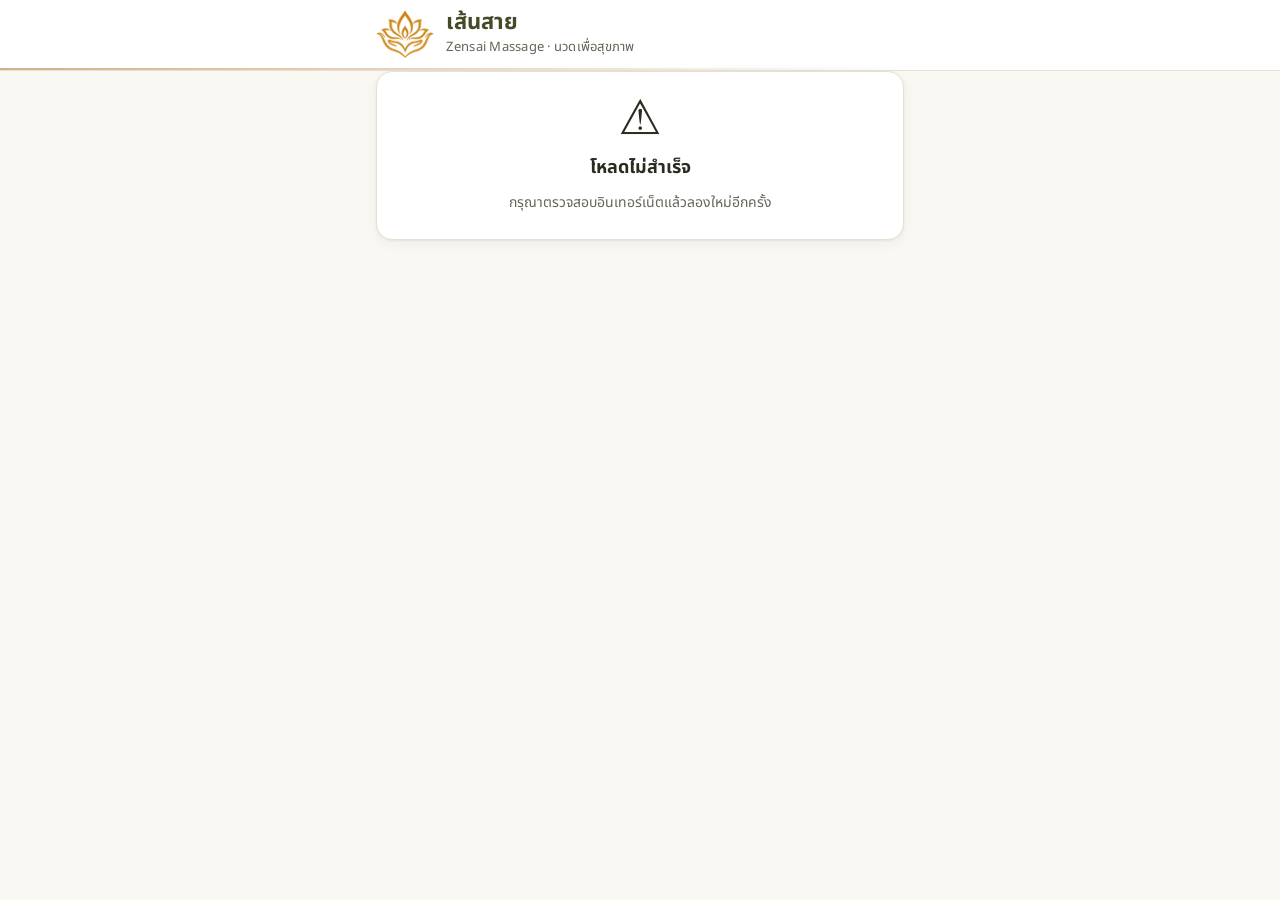
<file: feedback.html>
<!doctype html>
<html lang="th">
<head>
<meta charset="utf-8">
<meta name="viewport" content="width=device-width, initial-scale=1">
<title>ให้คะแนน · เส้นสาย Zensai Massage</title>
<link rel="preconnect" href="https://fonts.googleapis.com">
<link rel="preconnect" href="https://fonts.gstatic.com" crossorigin>
<link href="https://fonts.googleapis.com/css2?family=Noto+Sans+Thai:wght@400;500;600;700&display=swap" rel="stylesheet">
<link rel="stylesheet" href="theme.css">
<style>
  main{display:flex;flex-direction:column;gap:var(--sp-4);padding-bottom:var(--sp-8)}
  .intro{font-size:var(--fs-sm);color:var(--c-text-2);margin:0}
  .intro strong{color:var(--c-primary)}
  .q{padding:var(--sp-4);display:flex;flex-direction:column;gap:var(--sp-3)}
  .q h2{font-size:var(--fs-md);margin:0;display:flex;justify-content:space-between;align-items:baseline;gap:var(--sp-2)}
  .q h2 small{font-weight:400;font-size:var(--fs-xs);color:var(--c-text-2)}
  .stars{display:flex;gap:6px}
  .stars button{flex:1;min-height:var(--tap);border:1px solid var(--c-line);background:var(--c-surface);border-radius:var(--r-md);
    font-size:26px;line-height:1;color:#d6d1c4;cursor:pointer;padding:6px 0}
  .stars button.on{color:var(--c-gold);border-color:var(--c-gold);background:#fbf6ea}
  .hint{font-size:var(--fs-xs);color:var(--c-text-2);min-height:1em;margin:-4px 0 0}
  .tags{display:flex;flex-wrap:wrap;gap:6px}
  .tags[hidden]{display:none}
  .tags button{border:1px solid var(--c-line);background:var(--c-surface);border-radius:var(--r-pill);padding:6px 12px;
    font:inherit;font-size:var(--fs-sm);color:var(--c-text);cursor:pointer}
  .tags button.on{background:var(--c-primary);border-color:var(--c-primary);color:#fff}
  .nps{display:grid;grid-template-columns:repeat(11,1fr);gap:3px}
  .nps button{min-height:40px;border:1px solid var(--c-line);background:var(--c-surface);border-radius:var(--r-sm);font:inherit;
    font-size:var(--fs-sm);cursor:pointer;padding:0}
  .nps button.on{background:var(--c-primary);color:#fff;border-color:var(--c-primary)}
  .nps-legend{display:flex;justify-content:space-between;font-size:var(--fs-xs);color:var(--c-text-2)}
  textarea.input{min-height:80px;resize:vertical;font:inherit}
  .docs{display:flex;flex-wrap:wrap;gap:6px}
  .state{padding:var(--sp-6) var(--sp-4);text-align:center;display:flex;flex-direction:column;gap:var(--sp-3);align-items:center}
  .state .big{font-size:48px;line-height:1}
  .state h2{font-size:var(--fs-lg);margin:0}
  .state p{margin:0;color:var(--c-text-2);font-size:var(--fs-sm)}
  .opt{font-weight:400;font-size:var(--fs-xs);color:var(--c-text-2)}
</style>
</head>
<body>
<header class="brandbar">
  <div class="container">
    <img class="brand-logo" src="logo.png" alt="โลโก้เส้นสาย" onerror="this.remove()">
    <div class="brand-text"><span class="brand-th">เส้นสาย</span><span class="brand-en">Zensai Massage · นวดเพื่อสุขภาพ</span></div>
  </div>
  <div class="brand-line"></div>
</header>

<main class="container" id="app">
  <div class="card state"><div class="spinner"></div><p>กำลังโหลด...</p></div>
</main>

<script>
const GAS_URL = "https://script.google.com/macros/s/AKfycbzGYGDZ9U1p-C6fhe0xOBfk2Kd2uC1qpuZTYIqtyW0Fg2zHU_-hNtagqy3VfTC_7IYmIg/exec";
const qs = new URLSearchParams(location.search);
const B = qs.get('b') || '', T = qs.get('t') || '';
const $ = id => document.getElementById(id);
const esc = s => String(s ?? '').replace(/[&<>"']/g, c => ({'&':'&amp;','<':'&lt;','>':'&gt;','"':'&quot;',"'":'&#39;'}[c]));

const TAGS = {
  doctor: {
    good: ['แรงกำลังดี','กดตรงจุด','ถามความรู้สึกระหว่างนวด','สุภาพ เป็นมิตร','มือสะอาด','นวดครบเวลา'],
    bad:  ['แรงไป','เบาไป','คุยเยอะ','รีบ ไม่ครบเวลา','ไม่ตรงจุดที่ขอ']
  },
  place: {
    good: ['สะอาด','กลิ่นหอม','เงียบ ผ่อนคลาย','อุณหภูมิกำลังดี','ห้องน้ำสะอาด','ที่จอดรถสะดวก'],
    bad:  ['ผ้า/เตียงไม่สะอาด','มีเสียงดัง','ร้อนหรือหนาวไป','มีกลิ่นอับ','หาร้านยาก']
  },
  service: {
    good: ['จองผ่าน LINE ง่าย','ได้คิวตรงเวลา','ต้อนรับดี','มีน้ำ/ชาเสิร์ฟ'],
    bad:  ['รอคิวนาน','จองยาก','ชำระเงินไม่สะดวก']
  }
};
const STAR_HINT = ['', 'ต้องปรับปรุง', 'พอใช้', 'ปานกลาง', 'ดี', 'ดีมาก'];
const ans = { doctor: 0, place: 0, service: 0, value: 0, nps: '', doctorTags: [], placeTags: [], serviceTags: [], doctorName: '' };

async function api(body) {
  const r = await fetch(GAS_URL, { method: 'POST', headers: { 'Content-Type': 'text/plain;charset=utf-8' }, body: JSON.stringify(body) });
  return r.json();
}

function stateView(icon, title, text, extra) {
  $('app').innerHTML = `<div class="card state"><div class="big">${icon}</div><h2>${esc(title)}</h2><p>${esc(text)}</p>${extra || ''}</div>`;
}

function starBlock(key, title, opt) {
  return `<section class="card q" data-q="${key}">
    <h2>${title}${opt ? ' <small>ไม่บังคับ</small>' : ''}</h2>
    <div class="stars" role="radiogroup" aria-label="${title}">
      ${[1,2,3,4,5].map(n => `<button type="button" data-k="${key}" data-v="${n}" aria-label="${n} ดาว">★</button>`).join('')}
    </div>
    <p class="hint" id="hint-${key}"></p>
    ${TAGS[key] ? `<div class="tags" id="tags-${key}" hidden></div>` : ''}
  </section>`;
}

function renderForm(info) {
  const qr = info.mode === 'qr';
  $('app').innerHTML = `
    <h1 class="page-title">ให้คะแนนการนวด</h1>
    <p class="intro">${qr ? 'ขอบคุณที่ใช้บริการค่ะ ช่วยบอกเราหน่อยว่าเป็นอย่างไรบ้าง' :
      `${esc(info.service)} กับ <strong>${esc(info.doctor)}</strong> · ${esc(info.date)}<br>ใช้เวลาไม่ถึง 1 นาที${info.points > 0 ? ` · ตอบแล้วรับ <strong>+${info.points} แต้ม</strong> 🎁` : ''}`}</p>
    ${qr ? `<section class="card q"><h2>หมอที่นวดให้</h2><div class="docs tags" id="docs">
      ${info.doctors.map(d => `<button type="button" data-doc="${esc(d)}">${esc(d)}</button>`).join('')}</div>
      <input class="input" id="qrName" maxlength="60" placeholder="ชื่อของคุณ (ไม่บังคับ)"></section>` : ''}
    ${starBlock('doctor', '1. หมอ')}
    ${starBlock('place', '2. ร้านและสถานที่', true)}
    ${starBlock('service', '3. บริการหน้าร้านและการจอง', true)}
    ${starBlock('value', '4. ความคุ้มค่า', true)}
    <section class="card q"><h2>5. จะแนะนำร้านให้เพื่อนไหม <small>ไม่บังคับ</small></h2>
      <div class="nps">${[...Array(11).keys()].map(n => `<button type="button" data-nps="${n}">${n}</button>`).join('')}</div>
      <div class="nps-legend"><span>ไม่แนะนำเลย</span><span>แนะนำแน่นอน</span></div>
    </section>
    <section class="card q"><h2>ครั้งหน้าอยากได้อะไรเพิ่ม <small>ไม่บังคับ</small></h2>
      <input class="input" id="want" maxlength="200" placeholder="เช่น บริการใหม่ เวลาเปิด เครื่องดื่ม">
      <h2>ความเห็นเพิ่มเติม <small>ไม่บังคับ</small></h2>
      <textarea class="input" id="comment" maxlength="500" placeholder="อยากบอกอะไรกับหมอหรือร้าน เขียนได้เลยค่ะ"></textarea>
    </section>
    <div class="alert alert-error" id="err" hidden></div>
    <button class="btn btn-primary btn-block" id="send" type="button">ส่งความเห็น</button>`;

  $('app').addEventListener('click', onClick);
}

function renderTags(key) {
  const box = $('tags-' + key); if (!box) return;
  const v = ans[key]; if (!v) { box.hidden = true; return; }
  const list = v >= 4 ? TAGS[key].good : TAGS[key].bad;
  const sel = ans[key + 'Tags'] = ans[key + 'Tags'].filter(t => list.includes(t));
  box.innerHTML = `<span class="opt" style="width:100%">${v >= 4 ? 'ชอบอะไรบ้าง' : 'ควรปรับปรุงเรื่องไหน'} (เลือกได้หลายข้อ)</span>` +
    list.map(t => `<button type="button" data-tag="${key}" class="${sel.includes(t) ? 'on' : ''}">${esc(t)}</button>`).join('');
  box.hidden = false;
}

function onClick(e) {
  const b = e.target.closest('button'); if (!b) return;
  if (b.dataset.k) {
    const k = b.dataset.k, v = Number(b.dataset.v);
    ans[k] = ans[k] === v && k !== 'doctor' ? 0 : v;
    b.parentNode.querySelectorAll('button').forEach(x => x.classList.toggle('on', Number(x.dataset.v) <= ans[k]));
    $('hint-' + k).textContent = STAR_HINT[ans[k]] || '';
    renderTags(k);
  } else if (b.dataset.tag) {
    const k = b.dataset.tag + 'Tags', t = b.textContent;
    ans[k] = ans[k].includes(t) ? ans[k].filter(x => x !== t) : ans[k].concat(t);
    b.classList.toggle('on');
  } else if (b.dataset.nps !== undefined) {
    const n = Number(b.dataset.nps);
    ans.nps = ans.nps === n ? '' : n;
    document.querySelectorAll('[data-nps]').forEach(x => x.classList.toggle('on', Number(x.dataset.nps) === ans.nps));
  } else if (b.dataset.doc !== undefined) {
    ans.doctorName = b.dataset.doc;
    document.querySelectorAll('[data-doc]').forEach(x => x.classList.toggle('on', x === b));
  } else if (b.id === 'send') {
    submit(b);
  }
}

function showErr(msg) { const el = $('err'); el.textContent = msg; el.hidden = !msg; if (msg) el.scrollIntoView({ behavior: 'smooth', block: 'center' }); }

async function submit(btn) {
  showErr('');
  if (!B && !ans.doctorName) return showErr('กรุณาเลือกหมอที่นวดให้ก่อนนะคะ');
  if (!ans.doctor) return showErr('กรุณาให้ดาวหมอก่อนนะคะ (ข้อ 1)');
  btn.disabled = true; btn.textContent = 'กำลังส่ง...';
  try {
    const answers = Object.assign({}, ans, { want: $('want').value, comment: $('comment').value, name: $('qrName') ? $('qrName').value : '' });
    const res = await api({ action: 'feedbackSave', b: B, t: T, answers });
    if (!res.success) {
      if (res.done) return stateView('✅', 'ให้คะแนนไปแล้ว', 'ขอบคุณสำหรับความเห็นค่ะ');
      if (res.expired) return stateView('⌛', 'ลิงก์หมดเวลาแล้ว', 'ขอบคุณที่สนใจค่ะ หากมีอะไรอยากบอก ทักแชท LINE ร้านได้เลยนะคะ');
      throw new Error(res.error || 'ส่งไม่สำเร็จ');
    }
    const low = ans.doctor <= 3;
    const review = res.reviewUrl ? `<a class="btn btn-primary btn-block" href="${esc(res.reviewUrl)}" target="_blank" rel="noopener">⭐ รีวิวร้านบน Google Maps</a>
      <p>ถ้าชอบ ช่วยรีวิวให้ร้านด้วยนะคะ จะเป็นกำลังใจมาก ๆ 🙏</p>` : '';
    stateView(low ? '🙏' : '💚', 'ขอบคุณสำหรับความเห็นค่ะ',
      (low ? 'ขอโทษที่ครั้งนี้ยังไม่ประทับใจ ร้านจะนำไปปรับปรุงและอาจติดต่อกลับนะคะ' : 'ร้านจะนำไปพัฒนาให้ดียิ่งขึ้นค่ะ') +
      (res.points ? ` · ได้รับ +${res.points} แต้มแล้ว 🎁` : ''), review);
  } catch (err) {
    showErr(err.message || 'ส่งไม่สำเร็จ กรุณาลองใหม่');
    btn.disabled = false; btn.textContent = 'ส่งความเห็น';
  }
}

(async function init() {
  try {
    const info = await api({ action: 'feedbackForm', b: B, t: T });
    if (!info.success) return stateView('⚠️', 'เปิดหน้าให้คะแนนไม่ได้', info.error || 'ลิงก์ไม่ถูกต้อง');
    if (info.done) return stateView('✅', 'ให้คะแนนไปแล้ว', 'ขอบคุณสำหรับความเห็นค่ะ');
    if (info.expired) return stateView('⌛', 'ลิงก์หมดเวลาแล้ว', 'ขอบคุณที่สนใจค่ะ หากมีอะไรอยากบอก ทักแชท LINE ร้านได้เลยนะคะ');
    renderForm(info);
  } catch (e) {
    stateView('⚠️', 'โหลดไม่สำเร็จ', 'กรุณาตรวจสอบอินเทอร์เน็ตแล้วลองใหม่อีกครั้ง');
  }
})();
</script>
</body>
</html>
</file>
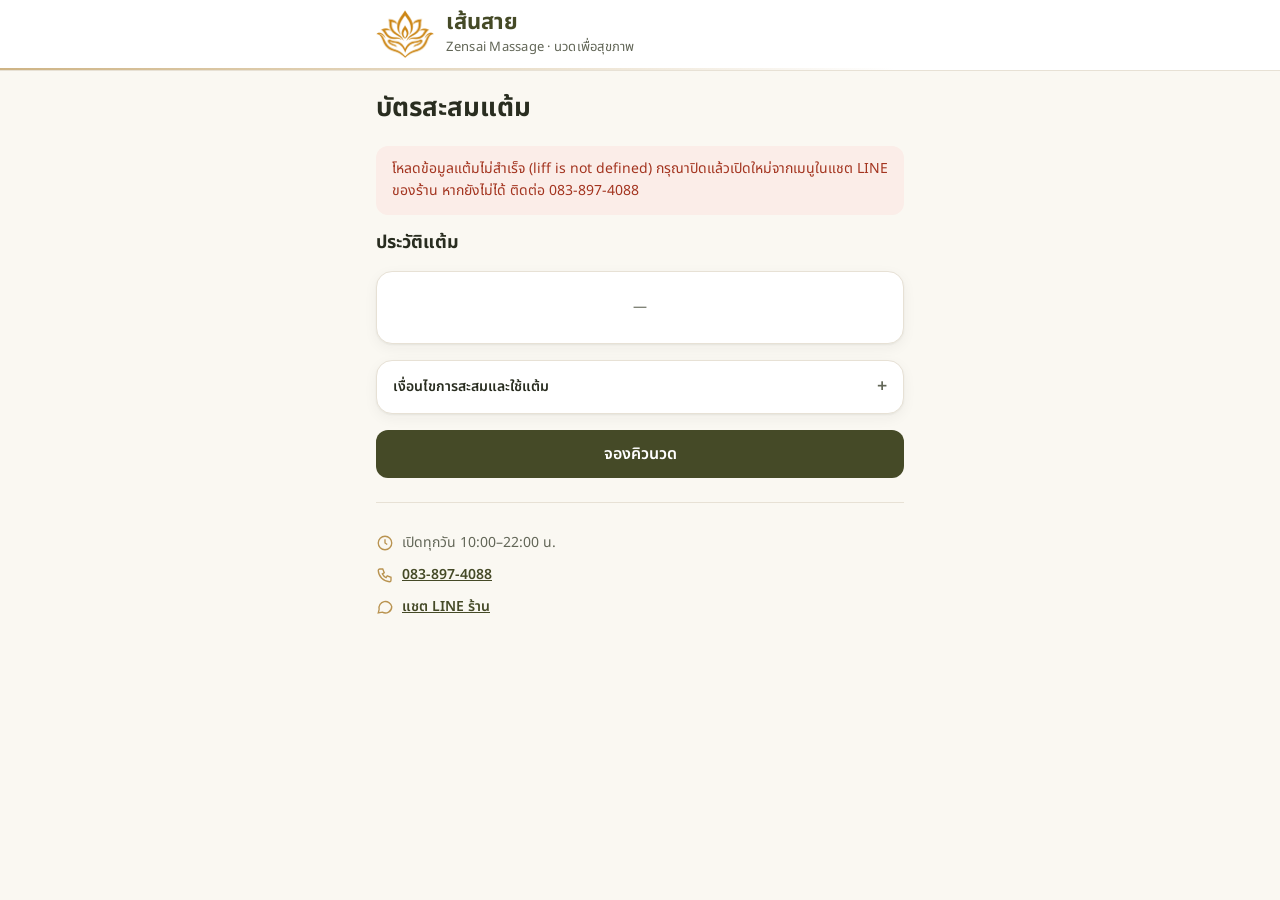
<file: points.html>
<!doctype html>
<html lang="th">
<head>
<meta charset="utf-8">
<meta name="viewport" content="width=device-width, initial-scale=1">
<title>บัตรสะสมแต้ม · เส้นสาย Zensai Massage</title>
<link rel="preconnect" href="https://fonts.googleapis.com">
<link rel="preconnect" href="https://fonts.gstatic.com" crossorigin>
<link href="https://fonts.googleapis.com/css2?family=Noto+Sans+Thai:wght@400;500;600;700&display=swap" rel="stylesheet">
<link rel="stylesheet" href="theme.css">
<script charset="utf-8" src="https://static.line-scdn.net/liff/edge/2/sdk.js"></script>
<style>
  main{display:flex;flex-direction:column;gap:var(--sp-4);padding-bottom:var(--sp-6)}
  .member{border-radius:var(--r-lg);background:var(--c-primary);color:#fff;padding:var(--sp-5);display:flex;flex-direction:column;gap:var(--sp-3);
    border:1px solid var(--c-primary);position:relative;overflow:hidden}
  .member::after{content:"";position:absolute;inset:auto 0 0 0;height:3px;background:var(--c-gold)}
  .member .who{font-size:var(--fs-sm);opacity:.9}
  .member .bal{display:flex;align-items:baseline;gap:var(--sp-2)}
  .member .bal strong{font-size:48px;line-height:1}
  .bar{height:10px;border-radius:5px;background:rgba(255,255,255,.2);overflow:hidden}
  .bar i{display:block;height:100%;background:var(--c-gold);border-radius:5px;width:0;transition:width .6s}
  .goal{font-size:var(--fs-sm)}
  .rule{font-size:var(--fs-sm);color:var(--c-text-2);background:var(--c-surface);border:1px solid var(--c-line);border-radius:var(--r-md);padding:var(--sp-3) var(--sp-4)}
  h2{font-size:var(--fs-lg)}
  ul{list-style:none;margin:0;padding:0}
  li{display:flex;align-items:center;gap:var(--sp-3);padding:var(--sp-3) var(--sp-4)}
  li+li{border-top:1px solid var(--c-line)}
  li .t{flex:1;min-width:0;display:flex;flex-direction:column}
  li .t small{color:var(--c-text-2);font-size:var(--fs-xs)}
  li .p{font-weight:700;white-space:nowrap}
  li .p.plus{color:var(--c-success)} li .p.minus{color:var(--c-danger)}
  .link{padding:var(--sp-4);display:flex;flex-direction:column;gap:var(--sp-3)}
  .link h2{font-size:var(--fs-md)}
  .link p{font-size:var(--fs-sm);color:var(--c-text-2);margin:0}
  .link .row2{display:flex;gap:var(--sp-2)} .link .row2 .input{flex:1}
  .link .linked{display:flex;align-items:center;justify-content:space-between;gap:var(--sp-2);font-size:var(--fs-sm)}
  .terms{padding:0}
  .terms summary{cursor:pointer;padding:var(--sp-3) var(--sp-4);font-weight:600;font-size:var(--fs-sm);list-style:none;display:flex;justify-content:space-between;align-items:center}
  .terms summary::-webkit-details-marker{display:none}
  .terms summary::after{content:"+";font-size:var(--fs-lg);color:var(--c-text-2)}
  .terms[open] summary::after{content:"−"}
  .terms ol{margin:0;padding:0 var(--sp-4) var(--sp-4) calc(var(--sp-4) + 1.2em);font-size:var(--fs-xs);color:var(--c-text-2);line-height:1.6}
  .terms ol li{display:list-item;padding:2px 0;border:0}
  .empty{justify-content:center;color:var(--c-text-2);font-size:var(--fs-sm);padding:var(--sp-6) var(--sp-4)}
  .close-bn{display:flex;gap:12px;align-items:flex-start;background:var(--c-danger-bg);color:var(--c-danger);border-radius:var(--r-lg);padding:12px 16px;margin:12px auto 0;font-size:var(--fs-sm)}
  .close-bn strong{display:block;font-size:var(--fs-md)}
  .close-bn ul{margin:4px 0 0;padding-left:18px}
</style>
</head>
<body>
<header class="brandbar">
  <div class="container">
    <img class="brand-logo" src="logo.png" alt="โลโก้เส้นสาย" onerror="this.remove()">
    <div class="brand-text"><span class="brand-th">เส้นสาย</span><span class="brand-en">Zensai Massage · นวดเพื่อสุขภาพ</span></div>
  </div>
  <div class="brand-line"></div>
</header>
<div class="container" id="closeWrap" hidden><div class="close-bn" role="status"><div id="closeBanner"></div></div></div>
<main class="container">
  <h1 class="page-title">บัตรสะสมแต้ม</h1>

  <div class="skeleton" id="loading" style="height:170px"></div>

  <section class="member" id="card" hidden aria-live="polite">
    <div class="who" id="who"></div>
    <div class="bal"><strong id="bal">0</strong><span>แต้ม</span></div>
    <div class="bar" role="progressbar" aria-label="ความคืบหน้าสู่รางวัลถัดไป" aria-valuemin="0" id="barWrap"><i id="bar"></i></div>
    <div class="goal" id="goal"></div>
  </section>

  <div class="alert alert-error" id="msg" role="alert" hidden></div>

  <div class="rule" id="rule"></div>

  <section class="card link" id="linkBox" hidden aria-labelledby="linkTitle">
    <h2 id="linkTitle">สะสมแต้มตอนมาที่ร้าน</h2>
    <div id="linkForm">
      <p>ใส่เบอร์โทรครั้งเดียว แล้วแจ้งเบอร์นี้กับพนักงานทุกครั้งที่ใช้บริการ แต้มจะเข้าบัตรนี้ให้อัตโนมัติ (นับตั้งแต่วันที่ผูกเบอร์)</p>
      <div class="field" style="margin-top:var(--sp-3)">
        <label for="phone">เบอร์โทรศัพท์</label>
        <div class="row2">
          <input class="input" id="phone" type="tel" inputmode="numeric" autocomplete="tel" placeholder="08x-xxx-xxxx" maxlength="12">
          <button class="btn btn-primary" id="linkBtn" type="button">บันทึก</button>
        </div>
      </div>
      <div class="err" id="linkErr" role="alert" hidden></div>
    </div>
    <div class="linked" id="linkedRow" hidden>
      <span>ผูกเบอร์แล้ว: <strong id="linkedPhone"></strong></span>
      <button class="btn btn-ghost" id="changeBtn" type="button">เปลี่ยนเบอร์</button>
    </div>
  </section>

  <h2>ประวัติแต้ม</h2>
  <ul class="card" id="hist"><li class="empty">กำลังโหลด...</li></ul>

  <details class="card terms" id="terms">
    <summary>เงื่อนไขการสะสมและใช้แต้ม</summary>
    <ol id="termsList"></ol>
  </details>

  <button class="btn btn-primary btn-block" id="bookBtn">จองคิวนวด</button>

  <footer class="site-footer" aria-label="ข้อมูลร้าน" style="margin-top:var(--sp-2)">
    <div class="row"><svg width="18" height="18" viewBox="0 0 24 24" fill="none" stroke="currentColor" stroke-width="1.8" aria-hidden="true"><circle cx="12" cy="12" r="9"/><path d="M12 7v5l3 2"/></svg><span data-shop="hours">เปิดทุกวัน 10:00–22:00 น.</span></div>
    <div class="row"><svg width="18" height="18" viewBox="0 0 24 24" fill="none" stroke="currentColor" stroke-width="1.8" aria-hidden="true"><path d="M5 4h4l2 5-2.5 1.5a11 11 0 0 0 5 5L15 13l5 2v4a2 2 0 0 1-2 2A16 16 0 0 1 3 6a2 2 0 0 1 2-2"/></svg><a data-shop="phone" href="tel:0838974088">083-897-4088</a></div>
    <div class="row"><svg width="18" height="18" viewBox="0 0 24 24" fill="none" stroke="currentColor" stroke-width="1.8" aria-hidden="true"><path d="M21 11.5a8.5 8.5 0 0 1-12.6 7.4L3 20l1.2-4.9A8.5 8.5 0 1 1 21 11.5z"/></svg><a data-shop="line" href="https://lin.ee/VCzZf3y">แชต LINE ร้าน</a></div>
  </footer>
</main>

<script>
/* แถบแจ้งร้านปิด (แท็บ วันปิดร้าน): แสดงระหว่างปิด และล่วงหน้าตาม closureNoticeDays ในแท็บ ตั้งค่า */
function renderClosureBanner(list, noticeDays){
  const wrap = document.getElementById('closeWrap'); if (!wrap) return;
  const p2 = n => String(n).padStart(2, '0'), now = new Date();
  const today = now.getFullYear() + '-' + p2(now.getMonth() + 1) + '-' + p2(now.getDate());
  const days = Number.isFinite(Number(noticeDays)) && noticeDays !== '' && noticeDays !== undefined ? Number(noticeDays) : 7;
  const toD = iso => { const [y, m, d] = iso.split('-').map(Number); return new Date(y, m - 1, d); };
  const until = iso => Math.round((toD(iso) - toD(today)) / 86400000);
  const fmt = iso => new Intl.DateTimeFormat('th-TH', { day: 'numeric', month: 'short' }).format(toD(iso));
  const e = s => String(s ?? '').replace(/[&<>"']/g, c => ({'&':'&amp;','<':'&lt;','>':'&gt;','"':'&quot;',"'":'&#39;'}[c]));
  const show = (Array.isArray(list) ? list : []).filter(c => c && c.start && c.end >= today && until(c.start) <= days);
  if (!show.length){ wrap.hidden = true; return; }
  const nowClosed = show.some(c => c.start <= today);
  const nDays = c => Math.round((toD(c.end) - toD(c.start)) / 86400000) + 1;
  const head = nowClosed ? 'วันนี้ร้านหยุด' : show.length === 1 ? `ร้านหยุด ${nDays(show[0])} วัน` : 'แจ้งวันหยุดร้าน';
  document.getElementById('closeBanner').innerHTML = `<strong>${head}</strong><ul>${show.map(c =>
    `<li>${c.start === c.end ? fmt(c.start) : fmt(c.start) + ' – ' + fmt(c.end)}${c.message ? ' · ' + e(c.message) : ''}</li>`).join('')}</ul>`;
  wrap.hidden = false;
}
</script>
<script>
/* ================== ตั้งค่า ================== */
const CONFIG = {
  LIFF_ID: '2012242488-MQcweAjg',   // LIFF หน้าบัตรสะสมแต้ม
  GAS_URL: 'https://script.google.com/macros/s/AKfycbzGYGDZ9U1p-C6fhe0xOBfk2Kd2uC1qpuZTYIqtyW0Fg2zHU_-hNtagqy3VfTC_7IYmIg/exec',
  BOOKING_URL: 'https://liff.line.me/2012242488-OK0d3lhO/',
  // อัตราแต้ม ของรางวัล เบอร์ และ LINE ร้าน: อ่านจากแท็บ "ตั้งค่า" ที่ส่งมาพร้อมข้อมูลแต้ม
};

const $ = id => document.getElementById(id);
const esc = s => String(s ?? '').replace(/[&<>"']/g, c => ({'&':'&amp;','<':'&lt;','>':'&gt;','"':'&quot;',"'":'&#39;'}[c]));
const TYPE_LABEL = { earn:'ได้รับแต้ม', reverse:'หักคืน (ยกเลิก)', redeem:'ใช้แต้มแลกของรางวัล', redeem_cancel:'คืนแต้ม', adjust:'ปรับแต้ม', expire:'แต้มหมดอายุ', feedback:'ตอบแบบประเมิน' };

function renderTerms(rate, goal, label, months){
  const t = [
    `ทุกยอดชำระ 100 บาท รับ ${rate || 10} แต้ม คิดจากยอดที่ชำระจริง เศษที่ไม่ถึง 100 บาทไม่นับ`,
    'แต้มเข้าบัตรอัตโนมัติหลังใช้บริการและชำระเงินเรียบร้อย',
    'ลูกค้าที่จองหน้าร้าน กรุณาแจ้งเบอร์โทรที่ผูกไว้กับพนักงานทุกครั้ง แต้มนับตั้งแต่วันที่ผูกเบอร์เป็นต้นไป',
    'หนึ่งบัญชี LINE ผูกได้หนึ่งเบอร์โทร และเบอร์หนึ่งเบอร์ผูกได้กับบัญชีเดียว',
    goal > 0 && label ? `สะสมครบ ${goal.toLocaleString('th-TH')} แต้ม แลก${esc(label)}ได้ โดยแจ้งพนักงานตอนชำระเงิน` : '',
    'หากยกเลิกคิวหรือยกเลิกรายการหลังได้รับแต้ม ร้านจะหักแต้มของรายการนั้นคืน',
    'บริการฟรีและรายการโปรโมชั่นพิเศษ ไม่ได้รับแต้ม',
    'แต้มไม่สามารถแลกหรือทอนเป็นเงินสด และไม่สามารถโอนให้ผู้อื่นได้',
    months > 0 ? `แต้มมีอายุ ${months % 12 === 0 ? months / 12 + ' ปี' : months + ' เดือน'} นับจากวันที่ได้รับ แต้มที่หมดอายุจะถูกตัดออกอัตโนมัติ` : '',
    'สิทธิ์แลกแต้มใช้ร่วมกับโปรโมชั่นอื่นไม่ได้ และใช้ได้ครั้งละ 1 สิทธิ์ต่อการใช้บริการ',
    'หากตรวจพบการสะสมแต้มโดยทุจริตหรือไม่ถูกต้อง ร้านขอสงวนสิทธิ์ยกเลิกแต้มและสิทธิ์สมาชิก',
    'ร้านขอสงวนสิทธิ์ในการเปลี่ยนแปลงอัตราแต้ม ของรางวัล และเงื่อนไขต่าง ๆ โดยไม่ต้องแจ้งให้ทราบล่วงหน้า',
    'การตัดสินของร้านถือเป็นที่สิ้นสุด'
  ].filter(Boolean);
  $('termsList').innerHTML = t.map(x => `<li>${x}</li>`).join('');
}
renderTerms(10, 500, 'ส่วนลดเงินสด 350 บาท', 12);

$('rule').hidden = true;
$('bookBtn').addEventListener('click', () => { location.href = CONFIG.BOOKING_URL; });

function showError(text){
  $('loading').hidden = true;
  $('msg').textContent = text; $('msg').hidden = false;
  $('hist').innerHTML = '<li class="empty">—</li>';
}

function showLinked(masked){
  $('linkBox').hidden = false;
  $('linkForm').hidden = !!masked; $('linkedRow').hidden = !masked;
  $('linkedPhone').textContent = masked || '';
}

$('changeBtn').addEventListener('click', () => { $('linkForm').hidden = false; $('linkedRow').hidden = true; $('phone').focus(); });
$('linkBtn').addEventListener('click', async () => {
  const phone = $('phone').value.replace(/\D/g, '');
  $('linkErr').hidden = true;
  if (!/^0\d{8,9}$/.test(phone)) { $('linkErr').textContent = 'กรุณาใส่เบอร์โทร 10 หลัก เช่น 0812345678'; $('linkErr').hidden = false; return; }
  const btn = $('linkBtn'); btn.disabled = true; btn.textContent = 'กำลังบันทึก...';
  try{
    const res = await fetch(CONFIG.GAS_URL, { method: 'POST', headers: { 'Content-Type': 'text/plain;charset=utf-8' },
      body: JSON.stringify({ action: 'linkPhone', accessToken: liff.getAccessToken(), phone }) }).then(r => r.json());
    if (!res.success) throw new Error(res.error || 'บันทึกไม่สำเร็จ');
    showLinked(res.linkedPhone); $('phone').value = '';
  }catch(e){
    $('linkErr').textContent = e.message || String(e); $('linkErr').hidden = false;
  }finally{ btn.disabled = false; btn.textContent = 'บันทึก'; }
});

function render(data, name){
  $('loading').hidden = true; $('card').hidden = false;
  $('who').textContent = name ? `คุณ${name}` : 'สมาชิกเส้นสาย';
  $('bal').textContent = data.balance.toLocaleString('th-TH');
  const st = data.settings || {};
  renderClosureBanner(data.closures, st.closureNoticeDays);
  const rate = Number(st.pointsPer100) || 0, goal = Number(st.rewardPoints) || 0, label = st.rewardLabel || '';
  const hasReward = goal > 0 && label;
  $('rule').innerHTML = (rate ? `ทุก 100 บาท รับ <strong>${rate} แต้ม</strong>` : '')
    + (hasReward ? ` · ครบ ${goal.toLocaleString('th-TH')} แต้ม แลก ${esc(label)}` : '')
    + '<br>แต้มเข้าอัตโนมัติหลังใช้บริการเสร็จ';
  $('rule').hidden = false;
  renderTerms(rate, goal, label, st.pointsExpireMonths === undefined ? 12 : (Number(st.pointsExpireMonths) || 0));
  $('barWrap').hidden = !hasReward; $('goal').hidden = !hasReward;
  document.querySelectorAll('[data-shop="hours"]').forEach(el => { if (st.openTime) el.textContent = `เปิดทุกวัน ${st.openTime}–${st.closeTime} น.`; });
  document.querySelectorAll('[data-shop="phone"]').forEach(el => { if (st.phone){ el.textContent = st.phone; el.href = 'tel:' + String(st.phone).replace(/\D/g, ''); } });
  document.querySelectorAll('[data-shop="line"]').forEach(el => { if (st.lineUrl) el.href = st.lineUrl; });
  const inCycle = Math.max(0, data.balance);
  const pct = hasReward ? Math.min(100, inCycle / goal * 100) : 0;
  $('barWrap').setAttribute('aria-valuemax', goal); $('barWrap').setAttribute('aria-valuenow', Math.min(inCycle, goal));
  requestAnimationFrame(() => { $('bar').style.width = pct + '%'; });
  $('goal').textContent = inCycle >= goal
    ? `ครบ ${goal.toLocaleString('th-TH')} แต้มแล้ว! แจ้งพนักงานตอนชำระเงินเพื่อใช้ ${label}`
    : `อีก ${(goal - inCycle).toLocaleString('th-TH')} แต้ม แลก ${label}`;

  $('hist').innerHTML = data.history.length ? data.history.map(h => `
    <li><div class="t"><span>${esc(h.note || TYPE_LABEL[h.type] || h.type)}</span>
      <small>${esc(h.date)} · ${esc(TYPE_LABEL[h.type] || h.type)}${h.amount ? ' · ฿' + Number(h.amount).toLocaleString('th-TH') : ''}</small></div>
      <span class="p ${h.points >= 0 ? 'plus' : 'minus'}">${h.points >= 0 ? '+' : ''}${h.points}</span></li>`).join('')
    : '<li class="empty">ยังไม่มีแต้ม ใช้บริการครั้งแรกเพื่อเริ่มสะสม</li>';
}

(async function start(){
  try{
    await liff.init({ liffId: CONFIG.LIFF_ID });
    if (!liff.isLoggedIn()) { liff.login(); return; }
    const [profile, res] = await Promise.all([
      liff.getProfile().catch(() => null),
      fetch(CONFIG.GAS_URL, {
        method: 'POST',
        headers: { 'Content-Type': 'text/plain;charset=utf-8' },
        body: JSON.stringify({ action: 'points', accessToken: liff.getAccessToken() })
      }).then(r => r.json())
    ]);
    if (!res.success) throw new Error(res.error || 'โหลดแต้มไม่สำเร็จ');
    render(res, profile && profile.displayName);
    showLinked(res.linkedPhone || '');
  }catch(e){
    console.error(e);
    showError('โหลดข้อมูลแต้มไม่สำเร็จ (' + (e.message || e) + ') กรุณาปิดแล้วเปิดใหม่จากเมนูในแชต LINE ของร้าน หากยังไม่ได้ ติดต่อ 083-897-4088');
  }
})();
</script>
</body>
</html>
</file>
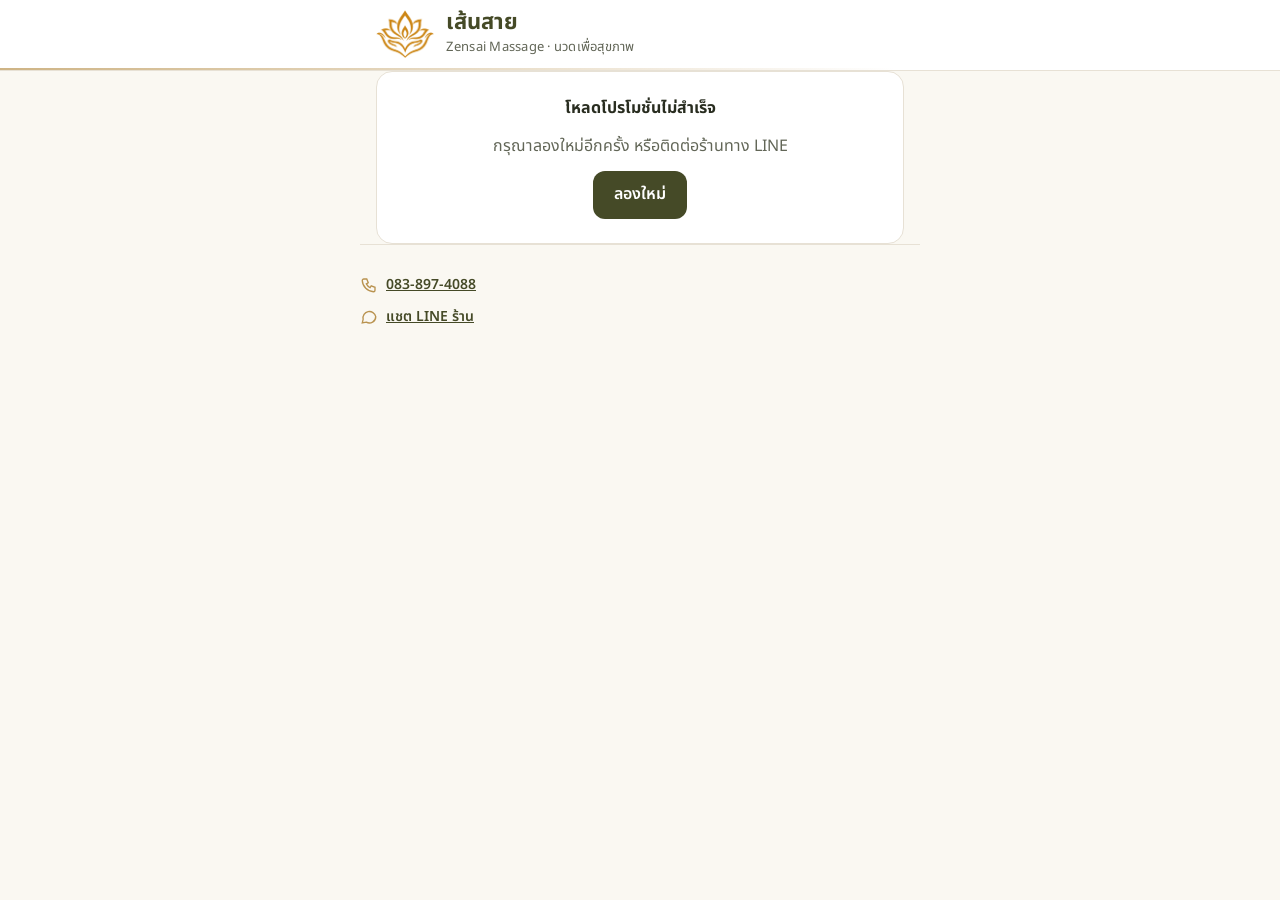
<file: promo.html>
<!doctype html>
<html lang="th">
<head>
<meta charset="utf-8">
<meta name="viewport" content="width=device-width, initial-scale=1, viewport-fit=cover">
<title>โปรโมชั่น · เส้นสาย Zensai Massage</title>
<link rel="preconnect" href="https://fonts.googleapis.com">
<link rel="preconnect" href="https://fonts.gstatic.com" crossorigin>
<link href="https://fonts.googleapis.com/css2?family=Noto+Sans+Thai:wght@400;500;600;700&display=swap" rel="stylesheet">
<link rel="stylesheet" href="theme.css">
<style>
  header.top{background:var(--c-bg)}
  main{padding-top:var(--sp-4);padding-bottom:var(--sp-6);display:flex;flex-direction:column;gap:var(--sp-4)}
  h1.pg{font-size:var(--fs-xl);display:flex;align-items:center;gap:var(--sp-2)}
  h1.pg .lbl{font-size:var(--fs-xs);font-weight:600;border:1px solid var(--c-gold);color:var(--c-primary);border-radius:var(--r-pill);padding:0 10px}
  .lead{color:var(--c-text-2);font-size:var(--fs-sm);margin-top:-8px}

  .pcard{background:var(--c-surface);border:1px solid var(--c-line);border-radius:var(--r-lg);overflow:hidden;display:flex;flex-direction:column}
  .pcard .img{aspect-ratio:16/9;background:var(--c-muted-bg)}
  .pcard .img img{width:100%;height:100%;object-fit:cover;display:block}
  .pcard .band{background:var(--c-primary);color:#fff;padding:var(--sp-4);display:flex;flex-direction:column;gap:4px}
  .pcard .band .tag{align-self:flex-start;font-size:var(--fs-xs);border:1px solid var(--c-gold);border-radius:var(--r-pill);padding:0 10px}
  .pcard .band strong{font-size:var(--fs-lg);line-height:1.35}
  .pcard .body{padding:var(--sp-4);display:flex;flex-direction:column;gap:var(--sp-3)}
  .pcard .desc{color:var(--c-text-2);font-size:var(--fs-sm);white-space:pre-line}
  .price{display:flex;align-items:baseline;gap:var(--sp-2);flex-wrap:wrap}
  .price b{font-size:var(--fs-xl);color:var(--c-primary)}
  .price s{color:var(--c-text-2);font-size:var(--fs-sm)}
  .price .save{font-size:var(--fs-xs);font-weight:600;color:#7A4B00;background:#FFF1D6;border-radius:var(--r-pill);padding:2px 10px}
  .until{font-size:var(--fs-xs);color:var(--c-text-2);display:flex;align-items:center;gap:6px}
  .pcard .btn{width:100%;min-height:52px;font-size:var(--fs-md)}

  .empty{background:var(--c-surface);border:1px solid var(--c-line);border-radius:var(--r-lg);padding:var(--sp-6) var(--sp-4);text-align:center;display:flex;flex-direction:column;gap:var(--sp-3);align-items:center}
  .empty p{color:var(--c-text-2)}
  .links{display:flex;gap:var(--sp-2);flex-wrap:wrap;justify-content:center}
  .mcard .perks{list-style:none;margin:0;padding:0;display:flex;flex-direction:column;gap:var(--sp-2)}
  .mcard .perks li{display:flex;gap:var(--sp-2);align-items:flex-start;font-size:var(--fs-sm)}
  .mcard .perks li::before{content:"✓";color:var(--c-gold);font-weight:700}
  .mcard .note{font-size:var(--fs-xs);color:var(--c-text-2)}
  .close-bn{display:flex;gap:12px;align-items:flex-start;background:var(--c-danger-bg);color:var(--c-danger);border-radius:var(--r-lg);padding:12px 16px;margin:12px auto 0;font-size:var(--fs-sm)}
  .close-bn strong{display:block;font-size:var(--fs-md)}
  .close-bn ul{margin:4px 0 0;padding-left:18px}
</style>
</head>
<body>
<header class="top">
  <div class="brandbar">
    <div class="container">
      <img class="brand-logo" src="logo.png" alt="โลโก้เส้นสาย" onerror="this.remove()">
      <div class="brand-text"><span class="brand-th">เส้นสาย</span><span class="brand-en">Zensai Massage · นวดเพื่อสุขภาพ</span></div>
    </div>
    <div class="brand-line"></div>
  </div>
</header>
<div class="container" id="closeWrap" hidden><div class="close-bn" role="status"><div id="closeBanner"></div></div></div>

<main class="container" id="list" aria-live="polite">
  <h1 class="pg">โปรโมชั่น <span class="lbl">ประจำเดือน</span></h1>
  <p class="lead">ราคาพิเศษสำหรับลูกค้าเส้นสาย กดจองได้ทันที</p>
  <div class="skeleton" style="height:220px"></div><div class="skeleton" style="height:220px"></div>
</main>

<footer class="site-footer container" aria-label="ข้อมูลร้าน" style="margin-top:0">
  <div class="row"><svg width="18" height="18" viewBox="0 0 24 24" fill="none" stroke="currentColor" stroke-width="1.8" aria-hidden="true"><path d="M5 4h4l2 5-2.5 1.5a11 11 0 0 0 5 5L15 13l5 2v4a2 2 0 0 1-2 2A16 16 0 0 1 3 6a2 2 0 0 1 2-2"/></svg><a data-shop="phone" href="tel:0838974088">083-897-4088</a></div>
  <div class="row"><svg width="18" height="18" viewBox="0 0 24 24" fill="none" stroke="currentColor" stroke-width="1.8" aria-hidden="true"><path d="M21 11.5a8.5 8.5 0 0 1-12.6 7.4L3 20l1.2-4.9A8.5 8.5 0 1 1 21 11.5z"/></svg><a data-shop="line" href="https://lin.ee/VCzZf3y">แชต LINE ร้าน</a></div>
</footer>

<script>
/* แถบแจ้งร้านปิด (แท็บ วันปิดร้าน): แสดงระหว่างปิด และล่วงหน้าตาม closureNoticeDays ในแท็บ ตั้งค่า */
function renderClosureBanner(list, noticeDays){
  const wrap = document.getElementById('closeWrap'); if (!wrap) return;
  const p2 = n => String(n).padStart(2, '0'), now = new Date();
  const today = now.getFullYear() + '-' + p2(now.getMonth() + 1) + '-' + p2(now.getDate());
  const days = Number.isFinite(Number(noticeDays)) && noticeDays !== '' && noticeDays !== undefined ? Number(noticeDays) : 7;
  const toD = iso => { const [y, m, d] = iso.split('-').map(Number); return new Date(y, m - 1, d); };
  const until = iso => Math.round((toD(iso) - toD(today)) / 86400000);
  const fmt = iso => new Intl.DateTimeFormat('th-TH', { day: 'numeric', month: 'short' }).format(toD(iso));
  const e = s => String(s ?? '').replace(/[&<>"']/g, c => ({'&':'&amp;','<':'&lt;','>':'&gt;','"':'&quot;',"'":'&#39;'}[c]));
  const show = (Array.isArray(list) ? list : []).filter(c => c && c.start && c.end >= today && until(c.start) <= days);
  if (!show.length){ wrap.hidden = true; return; }
  const nowClosed = show.some(c => c.start <= today);
  const nDays = c => Math.round((toD(c.end) - toD(c.start)) / 86400000) + 1;
  const head = nowClosed ? 'วันนี้ร้านหยุด' : show.length === 1 ? `ร้านหยุด ${nDays(show[0])} วัน` : 'แจ้งวันหยุดร้าน';
  document.getElementById('closeBanner').innerHTML = `<strong>${head}</strong><ul>${show.map(c =>
    `<li>${c.start === c.end ? fmt(c.start) : fmt(c.start) + ' – ' + fmt(c.end)}${c.message ? ' · ' + e(c.message) : ''}</li>`).join('')}</ul>`;
  wrap.hidden = false;
}
</script>
<script>
/* ================== ตั้งค่า ==================
   โปรโมชั่นแก้ได้ที่แท็บ "โปรโมชั่น" ในชีต (ติ๊กช่อง เปิดใช้) — ไม่ต้องแก้ไฟล์นี้ */
const CONFIG = {
  GAS_URL: 'https://script.google.com/macros/s/AKfycbzGYGDZ9U1p-C6fhe0xOBfk2Kd2uC1qpuZTYIqtyW0Fg2zHU_-hNtagqy3VfTC_7IYmIg/exec',
  BOOKING_URL: 'https://liff.line.me/2012242488-OK0d3lhO/',
  MENU_URL: 'https://liff.line.me/2012242488-9FyrgqQd',
  POINTS_URL: 'https://liff.line.me/2012242488-MQcweAjg',   // หน้าบัตรสะสมแต้ม
};
const $ = id => document.getElementById(id);
const esc = s => String(s ?? '').replace(/[&<>"']/g, c => ({'&':'&amp;','<':'&lt;','>':'&gt;','"':'&quot;',"'":'&#39;'}[c]));
const baht = n => '฿' + Number(n).toLocaleString('th-TH');
const thDate = iso => { const [y,m,d] = String(iso).split('-').map(Number); if(!y) return '';
  const mm = ['ม.ค.','ก.พ.','มี.ค.','เม.ย.','พ.ค.','มิ.ย.','ก.ค.','ส.ค.','ก.ย.','ต.ค.','พ.ย.','ธ.ค.'][m-1]; return `${d} ${mm} ${y+543}`; };
const CACHE_KEY = 'zensai_promos_v2';

function bookUrl(p){
  const q = new URLSearchParams({ svc_name: p.service });
  if (p.minutes) q.set('dur', p.minutes);
  if (p.id) q.set('promo', p.id);   // ราคาโปรคิดจากชีตฝั่งเซิร์ฟเวอร์ ไม่ส่งราคาไปในลิงก์
  return CONFIG.BOOKING_URL + '?' + q;
}

// การ์ดสมาชิกสะสมแต้ม (ตัวเลขจากแท็บ "ตั้งค่า")
function memberCard(s){
  const rate = Number(s.pointsPer100) || 0, goal = Number(s.rewardPoints) || 0, label = s.rewardLabel || '';
  if (!rate) return '';
  return `<article class="pcard mcard">
    <div class="band"><span class="tag">สมาชิก</span><strong>สะสมแต้มกับเส้นสาย</strong></div>
    <div class="body">
      <ul class="perks">
        <li>ทุก 100 บาท รับ ${rate} แต้ม</li>
        ${goal > 0 && label ? `<li>ครบ ${goal.toLocaleString('th-TH')} แต้ม แลก${esc(label)}</li>` : ''}
        <li>ผูกเบอร์โทรครั้งเดียว สะสมได้ทั้งจองผ่าน LINE และมาที่ร้าน</li>
      </ul>
      <p class="note">* รายการโปรโมชั่นและบริการฟรีไม่ได้รับแต้ม ดูเงื่อนไขทั้งหมดในหน้าบัตรสะสมแต้ม</p>
      <a class="btn btn-primary" href="${CONFIG.POINTS_URL}">สมัครสมาชิก / ดูแต้มของฉัน</a>
    </div></article>`;
}

function render(data){
  const s = data.settings || {};
  renderClosureBanner(data.closures, s.closureNoticeDays);
  if (s.phone) document.querySelectorAll('[data-shop="phone"]').forEach(el => { el.textContent = s.phone; el.href = 'tel:' + String(s.phone).replace(/\D/g, ''); });
  if (s.lineUrl) document.querySelectorAll('[data-shop="line"]').forEach(el => el.href = s.lineUrl);
  const head = `<h1 class="pg">โปรโมชั่น <span class="lbl">ประจำเดือน</span></h1>`;
  const promos = data.promos || [];
  if (!promos.length){
    $('list').innerHTML = head + `<div class="empty">
      <svg width="40" height="40" viewBox="0 0 24 24" fill="none" stroke="currentColor" stroke-width="1.6" aria-hidden="true" style="color:var(--c-gold)"><path d="M20 12v8H4v-8M2 7h20v5H2zM12 20V7M12 7H8a2 2 0 1 1 0-4c2 0 4 4 4 4zm0 0h4a2 2 0 1 0 0-4c-2 0-4 4-4 4z"/></svg>
      <strong>ยังไม่มีโปรโมชั่นในขณะนี้</strong>
      <p>ติดตามโปรใหม่ได้ทาง LINE ของร้าน หรือดูเมนูและราคาปกติได้เลย</p>
      <div class="links"><a class="btn btn-primary" href="${CONFIG.MENU_URL}">ดูเมนูทั้งหมด</a><a class="btn btn-secondary" href="${CONFIG.BOOKING_URL}">จองคิว</a></div></div>` + memberCard(s);
    return;
  }
  $('list').innerHTML = head + `<p class="lead">ราคาพิเศษสำหรับลูกค้าเส้นสาย กดจองได้ทันที</p>` + promos.map(p => {
    const save = (p.normal > p.price && p.price) ? `<span class="save">ประหยัด ${baht(p.normal - p.price)}</span>` : '';
    return `<article class="pcard">
      ${p.image ? `<div class="img"><img src="${esc(p.image)}" alt="${esc(p.title)}" loading="lazy" onerror="this.parentNode.remove()"></div>` : ''}
      <div class="band"><span class="tag">โปรโมชั่น</span><strong>${esc(p.title)}</strong></div>
      <div class="body">
        ${p.desc ? `<p class="desc">${esc(p.desc)}</p>` : ''}
        ${p.price ? `<div class="price"><b>${baht(p.price)}</b>${p.normal > p.price ? `<s>${baht(p.normal)}</s>` : ''}${save}</div>` : ''}
        ${(p.days && p.days.length) || (p.from && p.to) ? `<div class="until"><svg width="14" height="14" viewBox="0 0 24 24" fill="none" stroke="currentColor" stroke-width="2" aria-hidden="true"><rect x="3" y="5" width="18" height="16" rx="2"/><path d="M3 10h18M8 3v4M16 3v4"/></svg>${esc([p.days && p.days.length ? 'เฉพาะวัน' + p.daysText : '', p.from && p.to ? 'เริ่มนวด ' + p.from + '-' + p.to + ' น.' : ''].filter(Boolean).join(' · '))}</div>` : ''}
        ${p.end ? `<div class="until"><svg width="14" height="14" viewBox="0 0 24 24" fill="none" stroke="currentColor" stroke-width="2" aria-hidden="true"><circle cx="12" cy="12" r="9"/><path d="M12 7v5l3 2"/></svg>ถึงวันที่ ${thDate(p.end)}</div>` : ''}
        <a class="btn btn-primary" href="${p.service ? esc(bookUrl(p)) : CONFIG.BOOKING_URL}">จองโปรนี้</a>
      </div></article>`;
  }).join('') + memberCard(s);
}

async function load(){
  let cached = null;
  try { cached = JSON.parse(localStorage.getItem(CACHE_KEY) || 'null'); } catch(e){}
  if (cached) render(cached);
  try{
    const r = await fetch(CONFIG.GAS_URL, { method:'POST', headers:{'Content-Type':'text/plain;charset=utf-8'}, body: JSON.stringify({ action:'promos' }) });
    const data = await r.json();
    if (!data.success) throw new Error(data.error || 'load failed');
    render(data);
    try { localStorage.setItem(CACHE_KEY, JSON.stringify(data)); } catch(e){}
  }catch(e){
    if (!cached) $('list').innerHTML = `<div class="empty"><strong>โหลดโปรโมชั่นไม่สำเร็จ</strong><p>กรุณาลองใหม่อีกครั้ง หรือติดต่อร้านทาง LINE</p>
      <div class="links"><button class="btn btn-primary" onclick="location.reload()">ลองใหม่</button></div></div>`;
  }
}
load();
</script>
</body>
</html>
</file>
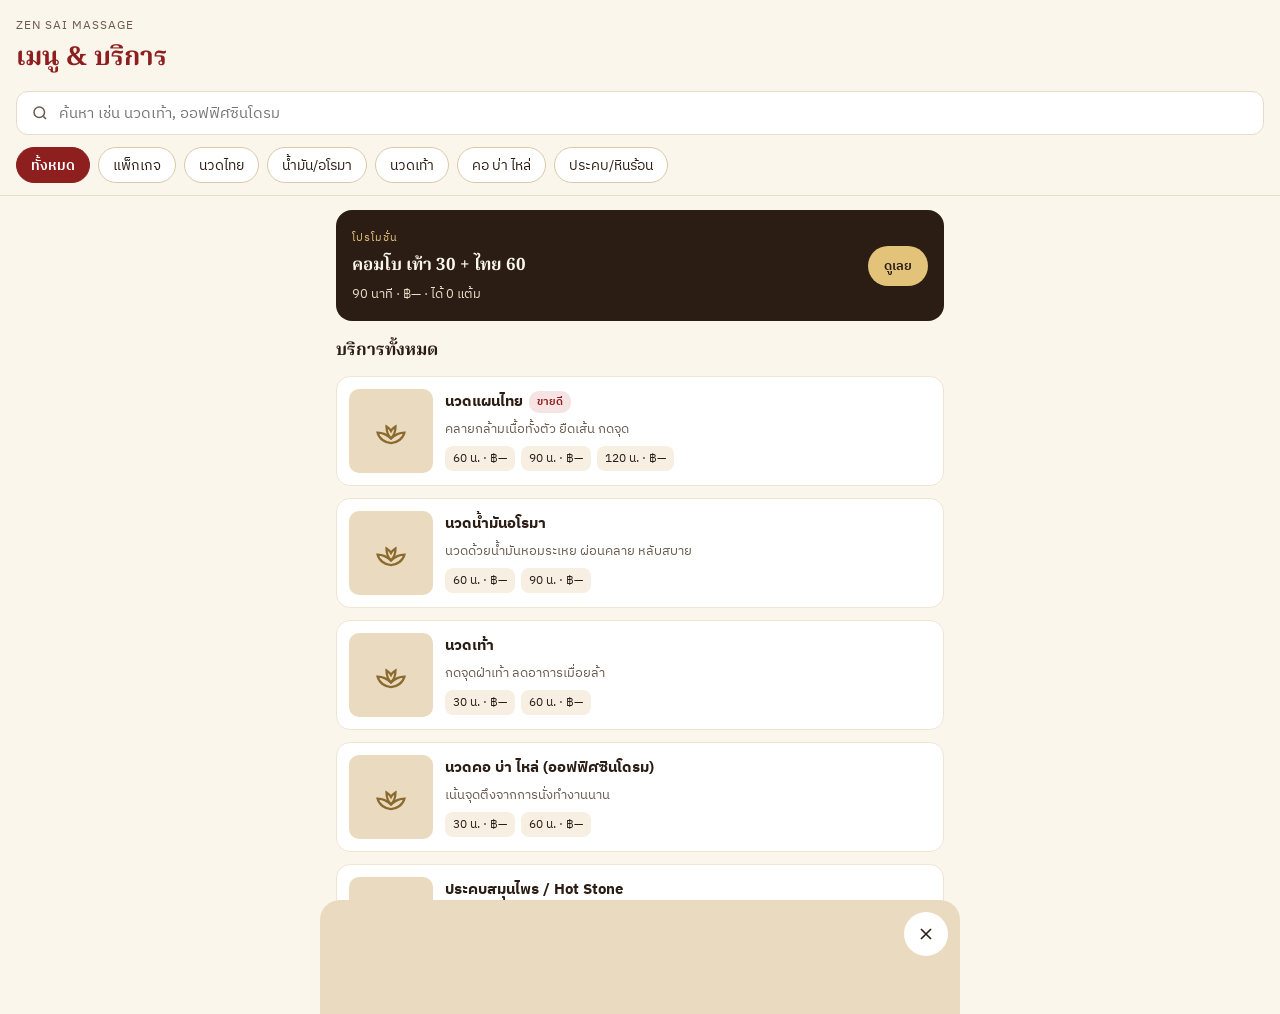
<file: services.html>
<!doctype html>
<html lang="th">
<head>
<meta charset="utf-8">
<meta name="viewport" content="width=device-width, initial-scale=1, viewport-fit=cover">
<title>ZenSai · เมนู &amp; บริการ</title>
<link rel="preconnect" href="https://fonts.googleapis.com">
<link rel="preconnect" href="https://fonts.gstatic.com" crossorigin>
<link href="https://fonts.googleapis.com/css2?family=Noto+Serif+Thai:wght@600;700&family=IBM+Plex+Sans+Thai:wght@400;500;600&display=swap" rel="stylesheet">
<script charset="utf-8" src="https://static.line-scdn.net/liff/edge/2/sdk.js"></script>
<style>
  :root{
    --bg:#FBF6EC; --card:#FFFFFF; --ink:#2B1D14; --muted:#6B5B4E;
    --line:#E7DCC6; --chip:#F6EFE2; --accent:#8E1F1F; --accent-dark:#5E1212;
    --gold:#E3C27A; --thumb:#EADBC0;
  }
  *{box-sizing:border-box}
  html,body{margin:0;background:var(--bg);color:var(--ink);
    font-family:'IBM Plex Sans Thai',system-ui,sans-serif;-webkit-tap-highlight-color:transparent}
  button{font-family:inherit;cursor:pointer}
  .serif{font-family:'Noto Serif Thai',serif}
  .sr{position:absolute;width:1px;height:1px;overflow:hidden;clip:rect(0 0 0 0)}

  header{position:sticky;top:0;z-index:5;background:var(--bg);
    padding:16px 16px 10px;border-bottom:1px solid var(--line)}
  .brand{font-size:12px;letter-spacing:1px;color:var(--muted)}
  h1{margin:2px 0 12px;font-size:26px;color:var(--accent)}
  .hello{font-size:13px;color:var(--muted);margin:-8px 0 10px}
  .search{display:flex;align-items:center;gap:8px;height:44px;padding:0 14px;
    background:var(--card);border:1px solid var(--line);border-radius:12px}
  .search input{border:0;outline:0;flex:1;font:inherit;font-size:15px;background:transparent;color:var(--ink)}
  .tabs{display:flex;gap:8px;overflow-x:auto;margin:12px -16px 0;padding:0 16px 2px;scrollbar-width:none}
  .tabs::-webkit-scrollbar{display:none}
  .tab{flex:none;height:36px;padding:0 14px;border-radius:18px;border:1px solid #D9C9A8;
    background:var(--card);color:var(--ink);font-size:14px}
  .tab[aria-selected="true"]{background:var(--accent);border-color:var(--accent);color:#fff;font-weight:600}

  main{padding:14px 16px 40px;display:flex;flex-direction:column;gap:12px;max-width:640px;margin:0 auto}
  .promo{border-radius:16px;background:var(--ink);color:var(--bg);padding:16px;
    display:flex;gap:12px;align-items:center;border:0;text-align:left;width:100%}
  .promo small{color:var(--gold);letter-spacing:1px;font-size:11px}
  .promo strong{display:block;font-size:17px;margin:4px 0}
  .promo span.sub{font-size:13px;color:#E9DFCB}
  .promo .go{flex:none;height:40px;padding:0 16px;border-radius:20px;background:var(--gold);
    color:var(--ink);font-weight:600;display:flex;align-items:center}
  h2{margin:4px 0 0;font-size:17px}

  .card{display:flex;gap:12px;padding:12px;border-radius:14px;background:var(--card);
    border:1px solid #EFE5D2;text-align:left;width:100%;color:inherit;font:inherit}
  .card:active{transform:scale(.99)}
  .thumb{width:84px;height:84px;flex:none;border-radius:10px;background:var(--thumb);
    object-fit:cover;display:flex;align-items:center;justify-content:center}
  .info{flex:1;min-width:0;display:flex;flex-direction:column;gap:4px}
  .title{display:flex;gap:6px;align-items:center;flex-wrap:wrap}
  .title strong{font-size:15px}
  .badge{font-size:11px;padding:2px 8px;border-radius:10px;background:#F6E3E3;color:var(--accent);font-weight:600}
  .desc{font-size:13px;color:var(--muted);display:-webkit-box;-webkit-line-clamp:2;-webkit-box-orient:vertical;overflow:hidden}
  .prices{display:flex;gap:6px;flex-wrap:wrap;margin-top:2px}
  .prices span{font-size:12px;padding:3px 8px;border-radius:8px;background:var(--chip)}
  .empty{text-align:center;color:var(--muted);padding:40px 0;font-size:14px}

  /* bottom sheet */
  .overlay{position:fixed;inset:0;background:rgba(43,29,20,.45);display:none;z-index:20}
  .overlay.open{display:block}
  .sheet{position:fixed;left:0;right:0;bottom:0;z-index:21;background:var(--bg);
    border-radius:20px 20px 0 0;max-height:90vh;display:flex;flex-direction:column;
    transform:translateY(100%);transition:transform .25s ease;max-width:640px;margin:0 auto}
  .sheet.open{transform:none}
  .sheet .hero{height:180px;background:var(--thumb);border-radius:20px 20px 0 0;position:relative;flex:none;
    display:flex;align-items:center;justify-content:center;overflow:hidden}
  .sheet .hero img{width:100%;height:100%;object-fit:cover}
  .close{position:absolute;top:12px;right:12px;width:44px;height:44px;border-radius:22px;border:0;
    background:#fff;color:var(--ink);display:flex;align-items:center;justify-content:center}
  .sheet .body{overflow-y:auto;padding:18px 16px 16px;display:flex;flex-direction:column;gap:16px}
  .sheet h3{margin:0;font-size:22px}
  .sheet p{margin:0;font-size:14px;color:var(--muted);line-height:1.6}
  fieldset{border:0;margin:0;padding:0;display:flex;flex-direction:column;gap:8px}
  legend{font-weight:600;font-size:15px;margin-bottom:8px;padding:0}
  .opt{display:flex;align-items:center;gap:12px;min-height:52px;padding:0 14px;border-radius:12px;
    background:var(--card);border:1px solid var(--line);font-size:15px}
  .opt:has(input:checked){border:2px solid var(--accent)}
  .opt input{accent-color:var(--accent);width:18px;height:18px;margin:0}
  .opt span{flex:1}
  .chips{display:flex;gap:8px;flex-wrap:wrap}
  .chip{height:40px;padding:0 14px;border-radius:20px;border:1px solid #D9C9A8;background:var(--card);color:var(--ink);font-size:14px}
  .chip[aria-pressed="true"]{background:var(--ink);border-color:var(--ink);color:var(--bg)}
  .pts{display:flex;gap:10px;align-items:center;padding:12px 14px;border-radius:12px;background:var(--chip);font-size:13px}
  .sheet footer{flex:none;padding:12px 16px calc(16px + env(safe-area-inset-bottom));background:#fff;
    border-top:1px solid var(--line);display:flex;align-items:center;gap:12px}
  .sheet footer .sum{flex:1;display:flex;flex-direction:column}
  .sheet footer .sum small{font-size:12px;color:var(--muted)}
  .sheet footer .sum strong{font-size:18px}
  .cta{height:48px;padding:0 22px;border-radius:24px;border:0;background:var(--accent);color:#fff;font-size:15px;font-weight:600}
  .cta:disabled{opacity:.6}

  .toast{position:fixed;left:50%;bottom:24px;transform:translateX(-50%);background:var(--ink);color:var(--bg);
    padding:10px 16px;border-radius:12px;font-size:14px;z-index:30;display:none;max-width:90vw;text-align:center}
  .toast.show{display:block}
  .skeleton{height:110px;border-radius:14px;background:linear-gradient(90deg,#F1E8D6,#F8F2E6,#F1E8D6);
    background-size:200% 100%;animation:sh 1.2s infinite}
  @keyframes sh{to{background-position:-200% 0}}
</style>
</head>
<body>

<header>
  <div class="brand">ZEN SAI MASSAGE</div>
  <h1 class="serif">เมนู &amp; บริการ</h1>
  <div class="hello" id="hello" hidden></div>
  <label class="search">
    <svg width="18" height="18" viewBox="0 0 24 24" fill="none" stroke="#6B5B4E" stroke-width="2" aria-hidden="true"><circle cx="11" cy="11" r="7"/><path d="M20 20l-3.5-3.5"/></svg>
    <span class="sr">ค้นหาบริการ</span>
    <input id="q" type="search" placeholder="ค้นหา เช่น นวดเท้า, ออฟฟิศซินโดรม" autocomplete="off">
  </label>
  <nav class="tabs" id="tabs" role="tablist" aria-label="หมวดบริการ"></nav>
</header>

<main id="list" aria-live="polite">
  <div class="skeleton"></div><div class="skeleton"></div><div class="skeleton"></div>
</main>

<div class="overlay" id="overlay"></div>
<section class="sheet" id="sheet" role="dialog" aria-modal="true" aria-labelledby="sTitle" hidden>
  <div class="hero" id="sHero">
    <div id="sMedia" style="width:100%;height:100%;display:flex;align-items:center;justify-content:center"></div>
    <button class="close" id="sClose" aria-label="ปิด">
      <svg width="20" height="20" viewBox="0 0 24 24" fill="none" stroke="currentColor" stroke-width="2" aria-hidden="true"><path d="M6 6l12 12M18 6L6 18"/></svg>
    </button>
  </div>
  <div class="body">
    <div>
      <h3 class="serif" id="sTitle"></h3>
      <p id="sDesc"></p>
    </div>
    <fieldset id="sDur"><legend>เลือกระยะเวลา</legend></fieldset>
    <fieldset id="sOptWrap" hidden><legend id="sOptTitle">ตัวเลือก</legend><div class="chips" id="sOpt"></div></fieldset>
    <div class="pts">
      <svg width="20" height="20" viewBox="0 0 24 24" fill="none" stroke="#8A6A2E" stroke-width="2" aria-hidden="true"><circle cx="12" cy="12" r="9"/><path d="M12 7v10M7 12h10"/></svg>
      <span>รับ <strong id="sPts">0</strong> แต้ม หลังใช้บริการ</span>
    </div>
  </div>
  <footer>
    <div class="sum"><small id="sSumLabel"></small><strong id="sSumPrice"></strong></div>
    <button class="cta" id="sBook">จองคิว</button>
  </footer>
</section>

<div class="toast" id="toast" role="status"></div>

<script>
/* ================== ตั้งค่า ================== */
const CONFIG = {
  LIFF_ID: 'YOUR_LIFF_ID',      // จาก LINE Developers > LIFF
  SHEET_CSV_URL: '',            // Google Sheet > File > Share > Publish to web > CSV  (ว่าง = ใช้ข้อมูลตัวอย่าง)
  BOOKING_URL: '',              // หน้าจองคิว (ถ้ายังไม่มี จะส่งข้อความจองเข้าแชตแทน)
  POINTS_PER_100_BAHT: 10,      // อัตราแต้ม: ทุก 100 บาท ได้กี่แต้ม
};

/* ข้อมูลตัวอย่าง: 1 แถว = 1 บริการ x 1 ระยะเวลา (ราคาเป็นตัวอย่าง แก้ใน Sheet) */
const SAMPLE_CSV = `service_id,category,name,description,duration_min,price,image_url,badge,options_title,options,active,sort
combo1,แพ็กเกจ,คอมโบ เท้า 30 + ไทย 60,คลายเท้าก่อน แล้วต่อด้วยนวดไทยทั้งตัว,90,0,,โปร,,,TRUE,1
thai,นวดไทย,นวดแผนไทย,คลายกล้ามเนื้อทั้งตัว ยืดเส้น กดจุด,60,0,,ขายดี,,,TRUE,2
thai,นวดไทย,นวดแผนไทย,,90,0,,,,,TRUE,2
thai,นวดไทย,นวดแผนไทย,,120,0,,,,,TRUE,2
oil,น้ำมัน/อโรมา,นวดน้ำมันอโรมา,นวดด้วยน้ำมันหอมระเหย ผ่อนคลาย หลับสบาย,60,0,,,กลิ่นน้ำมัน,ลาเวนเดอร์|ตะไคร้|มะลิ|ไม่มีกลิ่น,TRUE,3
oil,น้ำมัน/อโรมา,นวดน้ำมันอโรมา,,90,0,,,,,TRUE,3
foot,นวดเท้า,นวดเท้า,กดจุดฝ่าเท้า ลดอาการเมื่อยล้า,30,0,,,,,TRUE,4
foot,นวดเท้า,นวดเท้า,,60,0,,,,,TRUE,4
office,คอ บ่า ไหล่,นวดคอ บ่า ไหล่ (ออฟฟิศซินโดรม),เน้นจุดตึงจากการนั่งทำงานนาน,30,0,,,,,TRUE,5
office,คอ บ่า ไหล่,นวดคอ บ่า ไหล่ (ออฟฟิศซินโดรม),,60,0,,,,,TRUE,5
stone,ประคบ/หินร้อน,ประคบสมุนไพร / Hot Stone,ความร้อนช่วยคลายจุดตึงลึก,90,0,,,,,TRUE,6`;

/* ================== state ================== */
let SERVICES = [];   // [{id,category,name,desc,image,badge,optTitle,options[],sort,durations:[{min,price}]}]
let currentCat = 'ทั้งหมด';
let current = null, chosenDur = null, chosenOpt = null;
const $ = id => document.getElementById(id);
const esc = s => String(s ?? '').replace(/[&<>"']/g, c => ({'&':'&amp;','<':'&lt;','>':'&gt;','"':'&quot;',"'":'&#39;'}[c]));
const baht = n => n > 0 ? '฿' + Number(n).toLocaleString('th-TH') : '฿—';
const points = price => Math.floor(price / 100) * CONFIG.POINTS_PER_100_BAHT;
const LOTUS = '<svg width="36" height="36" viewBox="0 0 24 24" fill="none" stroke="#8A6A2E" stroke-width="1.5" aria-hidden="true"><path d="M12 20c-4 0-8-3-9-7 3 0 6 1 9 4 3-3 6-4 9-4-1 4-5 7-9 7z"/><path d="M12 17c-2-2-3-5-3-8 1.5 1 2.5 2 3 3 .5-1 1.5-2 3-3 0 3-1 6-3 8z"/></svg>';

/* ================== CSV ================== */
function parseCSV(text){
  const rows=[]; let row=[], f='', q=false;
  for(let i=0;i<text.length;i++){
    const c=text[i];
    if(q){ if(c==='"'){ if(text[i+1]==='"'){f+='"';i++;} else q=false; } else f+=c; }
    else if(c==='"') q=true;
    else if(c===','){ row.push(f); f=''; }
    else if(c==='\n'||c==='\r'){ if(c==='\r'&&text[i+1]==='\n') i++; row.push(f); rows.push(row); row=[]; f=''; }
    else f+=c;
  }
  if(f||row.length){ row.push(f); rows.push(row); }
  const head = rows.shift().map(h=>h.trim().toLowerCase());
  return rows.filter(r=>r.some(v=>v.trim())).map(r=>Object.fromEntries(head.map((h,i)=>[h,(r[i]??'').trim()])));
}

function buildServices(rows){
  const map = new Map();
  for(const r of rows){
    if(String(r.active).toUpperCase()==='FALSE') continue;
    const id = r.service_id || r.name;
    if(!map.has(id)) map.set(id,{id,category:'',name:'',desc:'',image:'',badge:'',optTitle:'',options:[],sort:999,durations:[]});
    const s = map.get(id);
    s.category ||= r.category; s.name ||= r.name; s.desc ||= r.description;
    s.image ||= r.image_url; s.badge ||= r.badge; s.optTitle ||= r.options_title;
    if(!s.options.length && r.options) s.options = r.options.split('|').map(x=>x.trim()).filter(Boolean);
    if(r.sort) s.sort = Math.min(s.sort, Number(r.sort)||999);
    const min = Number(r.duration_min), price = Number(String(r.price).replace(/[^\d.]/g,''))||0;
    if(min) s.durations.push({min, price});
  }
  return [...map.values()].map(s=>(s.durations.sort((a,b)=>a.min-b.min), s)).sort((a,b)=>a.sort-b.sort);
}

async function loadData(){
  let text = SAMPLE_CSV;
  if(CONFIG.SHEET_CSV_URL){
    try{
      const res = await fetch(CONFIG.SHEET_CSV_URL + (CONFIG.SHEET_CSV_URL.includes('?')?'&':'?') + 't=' + Date.now());
      if(!res.ok) throw new Error(res.status);
      text = await res.text();
    }catch(e){ toast('โหลดเมนูล่าสุดไม่สำเร็จ แสดงข้อมูลสำรอง'); }
  }
  SERVICES = buildServices(parseCSV(text));
}

/* ================== render ================== */
function renderTabs(){
  const cats = ['ทั้งหมด', ...new Set(SERVICES.map(s=>s.category).filter(Boolean))];
  $('tabs').innerHTML = cats.map(c=>`<button class="tab" role="tab" aria-selected="${c===currentCat}" data-cat="${esc(c)}">${esc(c)}</button>`).join('');
}

function priceChips(s){ return s.durations.map(d=>`<span>${d.min} น. · ${baht(d.price)}</span>`).join(''); }
function thumb(s){ return s.image ? `<img class="thumb" src="${esc(s.image)}" alt="" loading="lazy">` : `<div class="thumb">${LOTUS}</div>`; }

function renderList(){
  const q = $('q').value.trim().toLowerCase();
  const items = SERVICES.filter(s =>
    (currentCat==='ทั้งหมด' || s.category===currentCat) &&
    (!q || (s.name+' '+s.desc+' '+s.category).toLowerCase().includes(q)));
  const promo = (currentCat==='ทั้งหมด' && !q) ? SERVICES.find(s=>s.badge==='โปร') : null;
  let html = '';
  if(promo){
    const d = promo.durations[0] || {min:0,price:0};
    html += `<button class="promo" data-id="${esc(promo.id)}">
      <div style="flex:1"><small>โปรโมชั่น</small><strong class="serif">${esc(promo.name)}</strong>
      <span class="sub">${d.min} นาที · ${baht(d.price)} · ได้ ${points(d.price)} แต้ม</span></div>
      <span class="go">ดูเลย</span></button>`;
  }
  const rest = items.filter(s=>s!==promo);
  if(rest.length) html += `<h2 class="serif">${currentCat==='ทั้งหมด'?'บริการทั้งหมด':esc(currentCat)}</h2>`;
  html += rest.map(s=>`<button class="card" data-id="${esc(s.id)}">
      ${thumb(s)}
      <div class="info">
        <div class="title"><strong>${esc(s.name)}</strong>${s.badge?`<span class="badge">${esc(s.badge)}</span>`:''}</div>
        ${s.desc?`<span class="desc">${esc(s.desc)}</span>`:''}
        <div class="prices">${priceChips(s)}</div>
      </div></button>`).join('');
  if(!items.length && !promo) html = `<div class="empty">ไม่พบบริการที่ค้นหา</div>`;
  $('list').innerHTML = html;
}

/* ================== detail sheet ================== */
function openSheet(id){
  current = SERVICES.find(s=>s.id===id); if(!current) return;
  chosenDur = current.durations[0] || null;
  chosenOpt = current.options[0] || null;
  $('sTitle').textContent = current.name;
  $('sDesc').textContent = current.desc || '';
  $('sMedia').innerHTML = current.image ? `<img src="${esc(current.image)}" alt="">` : LOTUS;
  $('sDur').innerHTML = '<legend>เลือกระยะเวลา</legend>' + current.durations.map((d,i)=>`
    <label class="opt"><input type="radio" name="dur" value="${i}" ${i===0?'checked':''}>
    <span>${d.min} นาที</span><strong>${baht(d.price)}</strong></label>`).join('');
  $('sOptWrap').hidden = !current.options.length;
  $('sOptTitle').textContent = current.optTitle || 'ตัวเลือก';
  $('sOpt').innerHTML = current.options.map((o,i)=>`<button type="button" class="chip" aria-pressed="${i===0}" data-opt="${esc(o)}">${esc(o)}</button>`).join('');
  updateSummary();
  const sheet = $('sheet');
  sheet.hidden = false; $('overlay').classList.add('open');
  requestAnimationFrame(()=>sheet.classList.add('open'));
  $('sClose').focus();
  document.body.style.overflow='hidden';
}
function closeSheet(){
  const sheet = $('sheet');
  sheet.classList.remove('open'); $('overlay').classList.remove('open');
  document.body.style.overflow='';
  setTimeout(()=>{ sheet.hidden = true; }, 250);
}
function updateSummary(){
  if(!chosenDur) return;
  $('sSumLabel').textContent = `${chosenDur.min} นาที` + (chosenOpt ? ` · ${chosenOpt}` : '');
  $('sSumPrice').textContent = baht(chosenDur.price);
  $('sPts').textContent = points(chosenDur.price);
}

/* ================== จองคิว ================== */
async function book(){
  if(!current || !chosenDur) return;
  const p = new URLSearchParams({service: current.id, dur: chosenDur.min});
  if(chosenOpt) p.set('opt', chosenOpt);
  if(CONFIG.BOOKING_URL){
    location.href = CONFIG.BOOKING_URL + (CONFIG.BOOKING_URL.includes('?')?'&':'?') + p;
    return;
  }
  const text = `ขอจองคิว: ${current.name} ${chosenDur.min} นาที` + (chosenOpt?` (${chosenOpt})`:'') + ` · ${baht(chosenDur.price)}`;
  if(window.liff && liffReady && liff.isInClient()){
    const btn = $('sBook'); btn.disabled = true;
    try{
      await liff.sendMessages([{type:'text', text}]);
      liff.closeWindow();
    }catch(e){ toast('ส่งข้อความไม่สำเร็จ กรุณาลองใหม่'); btn.disabled = false; }
  }else{
    toast('(โหมดทดสอบ) จะส่งข้อความ: ' + text);
  }
}

/* ================== misc ================== */
let toastTimer;
function toast(msg){ const t=$('toast'); t.textContent=msg; t.classList.add('show'); clearTimeout(toastTimer); toastTimer=setTimeout(()=>t.classList.remove('show'),3000); }

$('tabs').addEventListener('click', e=>{ const b=e.target.closest('.tab'); if(!b) return; currentCat=b.dataset.cat; renderTabs(); renderList(); });
$('q').addEventListener('input', renderList);
$('list').addEventListener('click', e=>{ const b=e.target.closest('[data-id]'); if(b) openSheet(b.dataset.id); });
$('sDur').addEventListener('change', e=>{ chosenDur = current.durations[Number(e.target.value)]; updateSummary(); });
$('sOpt').addEventListener('click', e=>{ const b=e.target.closest('.chip'); if(!b) return;
  chosenOpt=b.dataset.opt; $('sOpt').querySelectorAll('.chip').forEach(c=>c.setAttribute('aria-pressed', c===b)); updateSummary(); });
$('sClose').addEventListener('click', closeSheet);
$('overlay').addEventListener('click', closeSheet);
$('sheet').addEventListener('keydown', e=>{ if(e.key==='Escape') closeSheet(); });
$('sBook').addEventListener('click', book);

let liffReady = false;
async function initLiff(){
  if(!window.liff || !CONFIG.LIFF_ID || CONFIG.LIFF_ID==='YOUR_LIFF_ID') return;
  try{
    await liff.init({ liffId: CONFIG.LIFF_ID });
    liffReady = true;
    if(liff.isLoggedIn()){
      const prof = await liff.getProfile();
      const h=$('hello'); h.textContent = `สวัสดีค่ะ คุณ${prof.displayName}`; h.hidden=false;
    }
  }catch(e){ console.warn('LIFF init failed', e); }
}

(async function start(){
  await Promise.all([initLiff(), loadData()]);
  const qs = new URLSearchParams(location.search);
  if(qs.get('cat')) currentCat = qs.get('cat');      // เปิดตรงหมวด: ?cat=นวดเท้า
  renderTabs(); renderList();
  if(qs.get('service')) openSheet(qs.get('service')); // เปิดตรงบริการ: ?service=oil
})();
</script>
</body>
</html>
</file>
<file: theme.css>
/* ==========================================================
   เส้นสาย — Zensai Massage · ธีมกลาง (ใช้ร่วมกันทุกหน้า)
   แก้สี/ฟอนต์/ระยะที่นี่ที่เดียว ทั้งเว็บจะเปลี่ยนตาม
   ========================================================== */
:root{
  /* สี CI */
  --c-bg:        #FAF8F2;   /* Ivory พื้นหลังหลัก */
  --c-surface:   #FFFFFF;   /* การ์ด */
  --c-primary:   #454A27;   /* Olive Green ปุ่มหลัก */
  --c-primary-h: #35391E;   /* ปุ่มเมื่อกด/ชี้ */
  --c-primary-soft: #EEEFE4;/* พื้นอ่อนของสีหลัก (สถานะเลือก) */
  --c-gold:      #B99350;   /* ทอง: ใช้กับเส้น/ไอคอน/รายละเอียดเท่านั้น */
  --c-line:      #E7E1D5;   /* เส้นแบ่ง ขอบอ่อน */
  --c-text:      #292D20;   /* ข้อความหลัก */
  --c-text-2:    #626657;   /* ข้อความรอง */
  --c-muted-bg:  #F3F0E7;   /* พื้นช่องปิด/ไม่ว่าง */
  --c-danger:    #A3341F;   /* ข้อผิดพลาด */
  --c-danger-bg: #FBEDE8;
  --c-success:   #3F6B2E;

  /* ตัวอักษร */
  --font: 'Noto Sans Thai', 'Noto Sans', system-ui, -apple-system, 'Segoe UI', sans-serif;
  --fs-xs: 13px;  --fs-sm: 14px;  --fs-md: 16px;  --fs-lg: 18px;
  --fs-xl: 22px;  --fs-2xl: 26px;
  --lh: 1.6;

  /* ระยะ มุม เงา */
  --sp-1: 4px; --sp-2: 8px; --sp-3: 12px; --sp-4: 16px; --sp-5: 20px; --sp-6: 24px; --sp-8: 32px;
  --r-sm: 10px; --r-md: 12px; --r-lg: 16px; --r-pill: 999px;
  --shadow: 0 1px 2px rgba(41,45,32,.06), 0 4px 14px rgba(41,45,32,.05);
  --tap: 48px;               /* ขนาดปุ่มขั้นต่ำ (>=44px) */
  --maxw: 560px;
}

*,*::before,*::after{box-sizing:border-box}
[hidden]{display:none !important}
html{-webkit-text-size-adjust:100%}
body{
  margin:0; background:var(--c-bg); color:var(--c-text);
  font-family:var(--font); font-size:var(--fs-md); line-height:var(--lh);
  -webkit-tap-highlight-color:transparent; overflow-x:hidden;
}
h1,h2,h3{margin:0;line-height:1.35;font-weight:700}
p{margin:0}
a{color:var(--c-primary)}
button,input,select,textarea{font:inherit;color:inherit}
:focus-visible{outline:3px solid var(--c-gold);outline-offset:2px}
.sr-only{position:absolute;width:1px;height:1px;overflow:hidden;clip:rect(0 0 0 0);white-space:nowrap}
.container{max-width:var(--maxw);margin:0 auto;padding:0 var(--sp-4)}

/* ---------- หัวร้าน ---------- */
.brandbar{background:var(--c-surface);border-bottom:1px solid var(--c-line)}
.brandbar .container{display:flex;align-items:center;gap:var(--sp-3);min-height:68px;padding-top:var(--sp-2);padding-bottom:var(--sp-2)}
.brand-logo{height:48px;width:auto;flex:none}
.shop-hero{margin:0;height:170px;overflow:hidden;background:var(--c-muted-bg)}
.shop-hero img{width:100%;height:100%;object-fit:cover;object-position:35% 60%;display:block}
@media (min-width:640px){.shop-hero{height:260px}}
.brand-text{display:flex;flex-direction:column;min-width:0}
.brand-th{font-size:var(--fs-xl);font-weight:700;color:var(--c-primary);line-height:1.2}
.brand-en{font-size:var(--fs-xs);color:var(--c-text-2);letter-spacing:.02em}
.brand-line{height:2px;background:linear-gradient(90deg,var(--c-gold),transparent 70%);opacity:.7}

.page-title{font-size:var(--fs-2xl);color:var(--c-text);margin:var(--sp-5) 0 var(--sp-1)}
.page-sub{color:var(--c-text-2);font-size:var(--fs-sm)}

/* ---------- ปุ่ม ---------- */
.btn{
  display:inline-flex;align-items:center;justify-content:center;gap:var(--sp-2);
  min-height:var(--tap);padding:0 var(--sp-5);border-radius:var(--r-md);
  border:1px solid transparent;font-size:var(--fs-md);font-weight:600;cursor:pointer;
  text-decoration:none;transition:background-color .15s,border-color .15s;
}
.btn-primary{background:var(--c-primary);color:#fff}
.btn-primary:hover,.btn-primary:active{background:var(--c-primary-h)}
.btn-secondary{background:var(--c-surface);color:var(--c-primary);border-color:var(--c-primary)}
.btn-secondary:hover{background:var(--c-primary-soft)}
.btn-ghost{background:transparent;color:var(--c-text-2);border-color:var(--c-line)}
.btn-block{width:100%}
.btn:disabled{opacity:.55;cursor:not-allowed}
.icon-btn{width:var(--tap);height:var(--tap);display:inline-flex;align-items:center;justify-content:center;
  border-radius:var(--r-pill);border:1px solid var(--c-line);background:var(--c-surface);color:var(--c-text);cursor:pointer}

/* ---------- การ์ด ---------- */
.card{background:var(--c-surface);border:1px solid var(--c-line);border-radius:var(--r-lg);box-shadow:var(--shadow)}

/* ---------- ฟอร์ม ---------- */
.field{display:flex;flex-direction:column;gap:var(--sp-1)}
.field label{font-weight:600;font-size:var(--fs-md)}
.input{
  min-height:var(--tap);width:100%;padding:var(--sp-3) var(--sp-4);border-radius:var(--r-md);
  border:1px solid var(--c-line);background:var(--c-surface);font-size:var(--fs-md);
}
.input:focus{border-color:var(--c-primary);outline:none;box-shadow:0 0 0 3px var(--c-primary-soft)}
.input.invalid{border-color:var(--c-danger)}
.err{color:var(--c-danger);font-size:var(--fs-sm)}

/* ---------- ตัวเลือก (radio card / chip) ---------- */
.choice{position:relative;display:flex;align-items:center;gap:var(--sp-3);min-height:56px;
  padding:var(--sp-3) var(--sp-4);border:1px solid var(--c-line);border-radius:var(--r-md);
  background:var(--c-surface);cursor:pointer}
.choice input{position:absolute;opacity:0;pointer-events:none}
.choice .tick{flex:none;width:22px;height:22px;border-radius:50%;border:2px solid var(--c-line);
  display:flex;align-items:center;justify-content:center;color:#fff}
.choice:has(input:checked){border:2px solid var(--c-primary);background:var(--c-primary-soft);padding:calc(var(--sp-3) - 1px) calc(var(--sp-4) - 1px)}
.choice:has(input:checked) .tick{background:var(--c-primary);border-color:var(--c-primary)}
.choice:has(input:focus-visible){outline:3px solid var(--c-gold);outline-offset:2px}
.choice .tick svg{opacity:0}
.choice:has(input:checked) .tick svg{opacity:1}

/* ---------- แจ้งเตือน ---------- */
.alert{display:flex;gap:var(--sp-3);padding:var(--sp-3) var(--sp-4);border-radius:var(--r-md);font-size:var(--fs-sm)}
.alert-error{background:var(--c-danger-bg);color:var(--c-danger)}
.alert-info{background:var(--c-muted-bg);color:var(--c-text-2)}

.spinner{width:20px;height:20px;border-radius:50%;border:2.5px solid rgba(255,255,255,.4);border-top-color:#fff;animation:spin .8s linear infinite}
.spinner.dark{border-color:var(--c-line);border-top-color:var(--c-primary)}
@keyframes spin{to{transform:rotate(360deg)}}
.skeleton{border-radius:var(--r-lg);background:linear-gradient(90deg,#F1EDE2,#F8F6EF,#F1EDE2);background-size:200% 100%;animation:sh 1.2s infinite}
@keyframes sh{to{background-position:-200% 0}}

/* ---------- ท้ายร้าน ---------- */
.site-footer{margin-top:var(--sp-8);padding:var(--sp-6) 0 var(--sp-8);border-top:1px solid var(--c-line);
  color:var(--c-text-2);font-size:var(--fs-sm)}
.site-footer .row{display:flex;align-items:center;gap:var(--sp-2);min-height:32px}
.site-footer svg{color:var(--c-gold);flex:none}
.site-footer a{color:var(--c-primary);font-weight:600}

@media (prefers-reduced-motion:reduce){*{animation:none !important;transition:none !important}}
</file>
